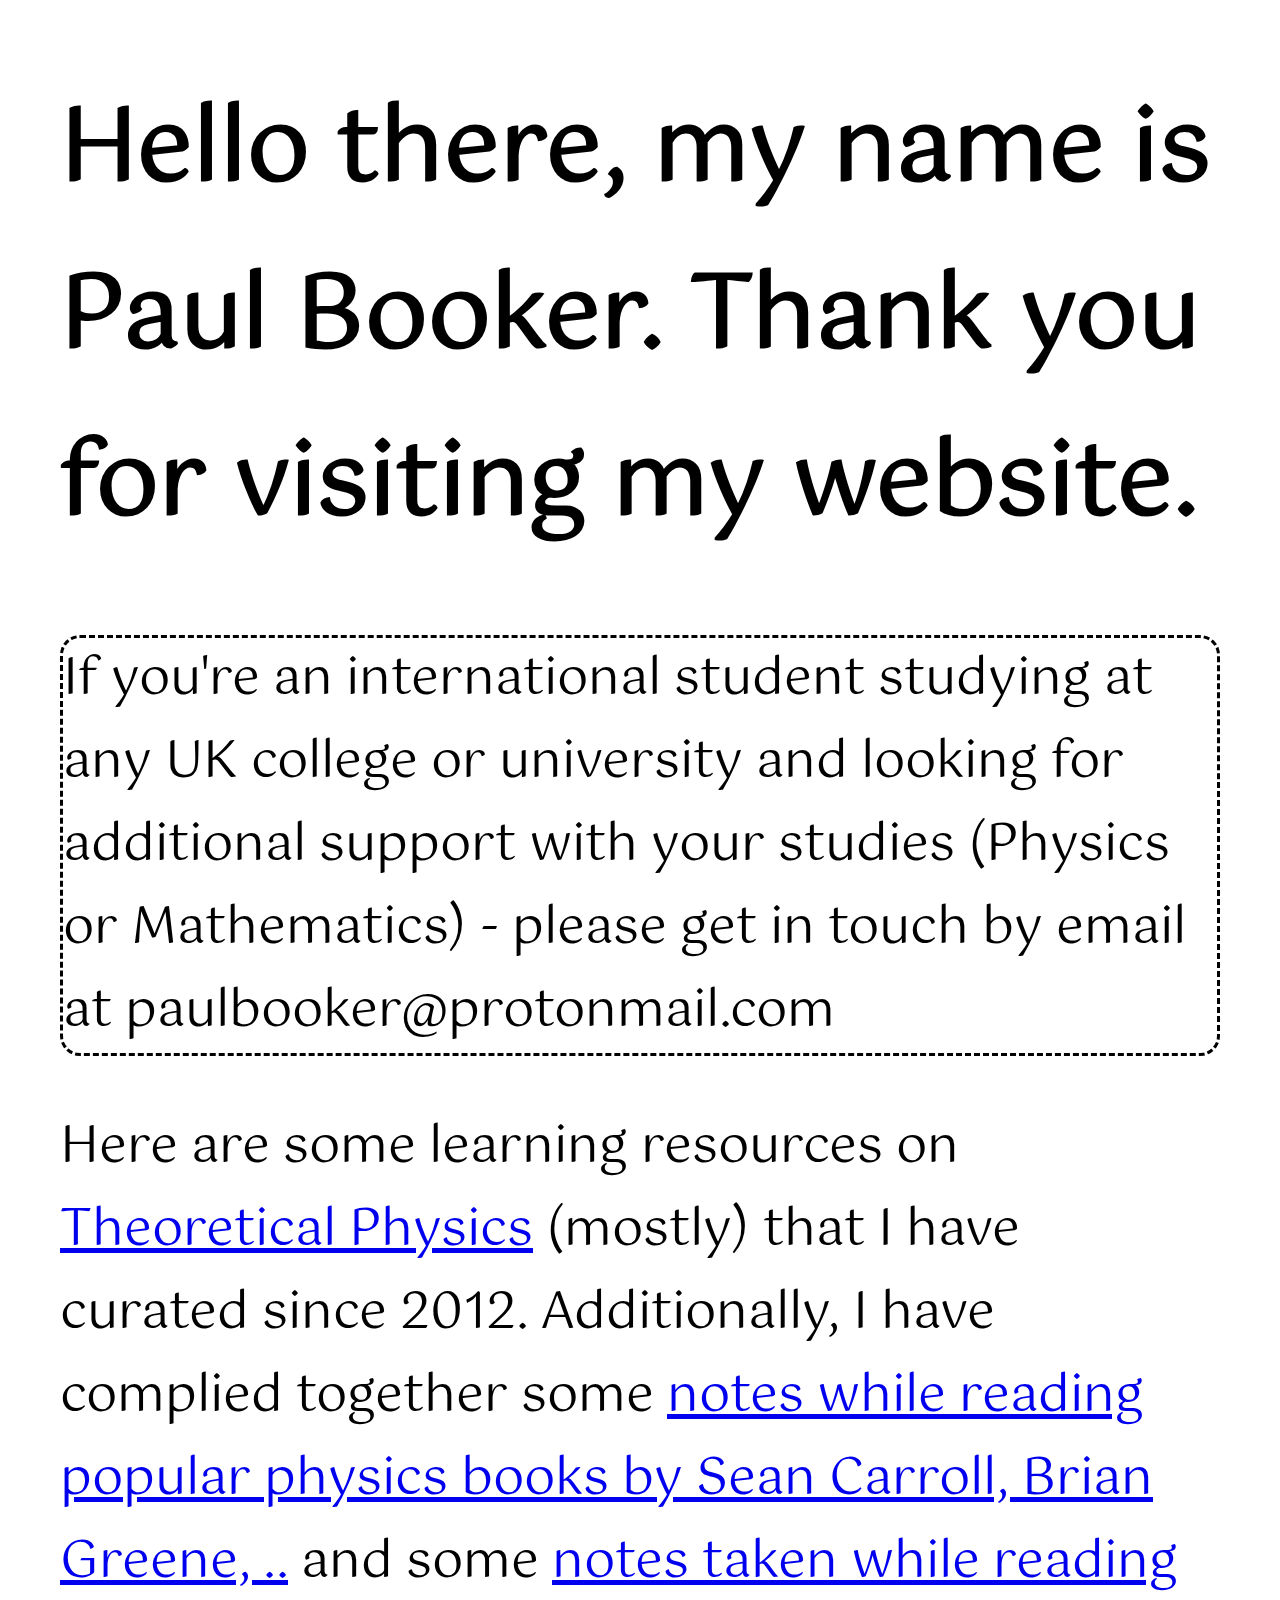
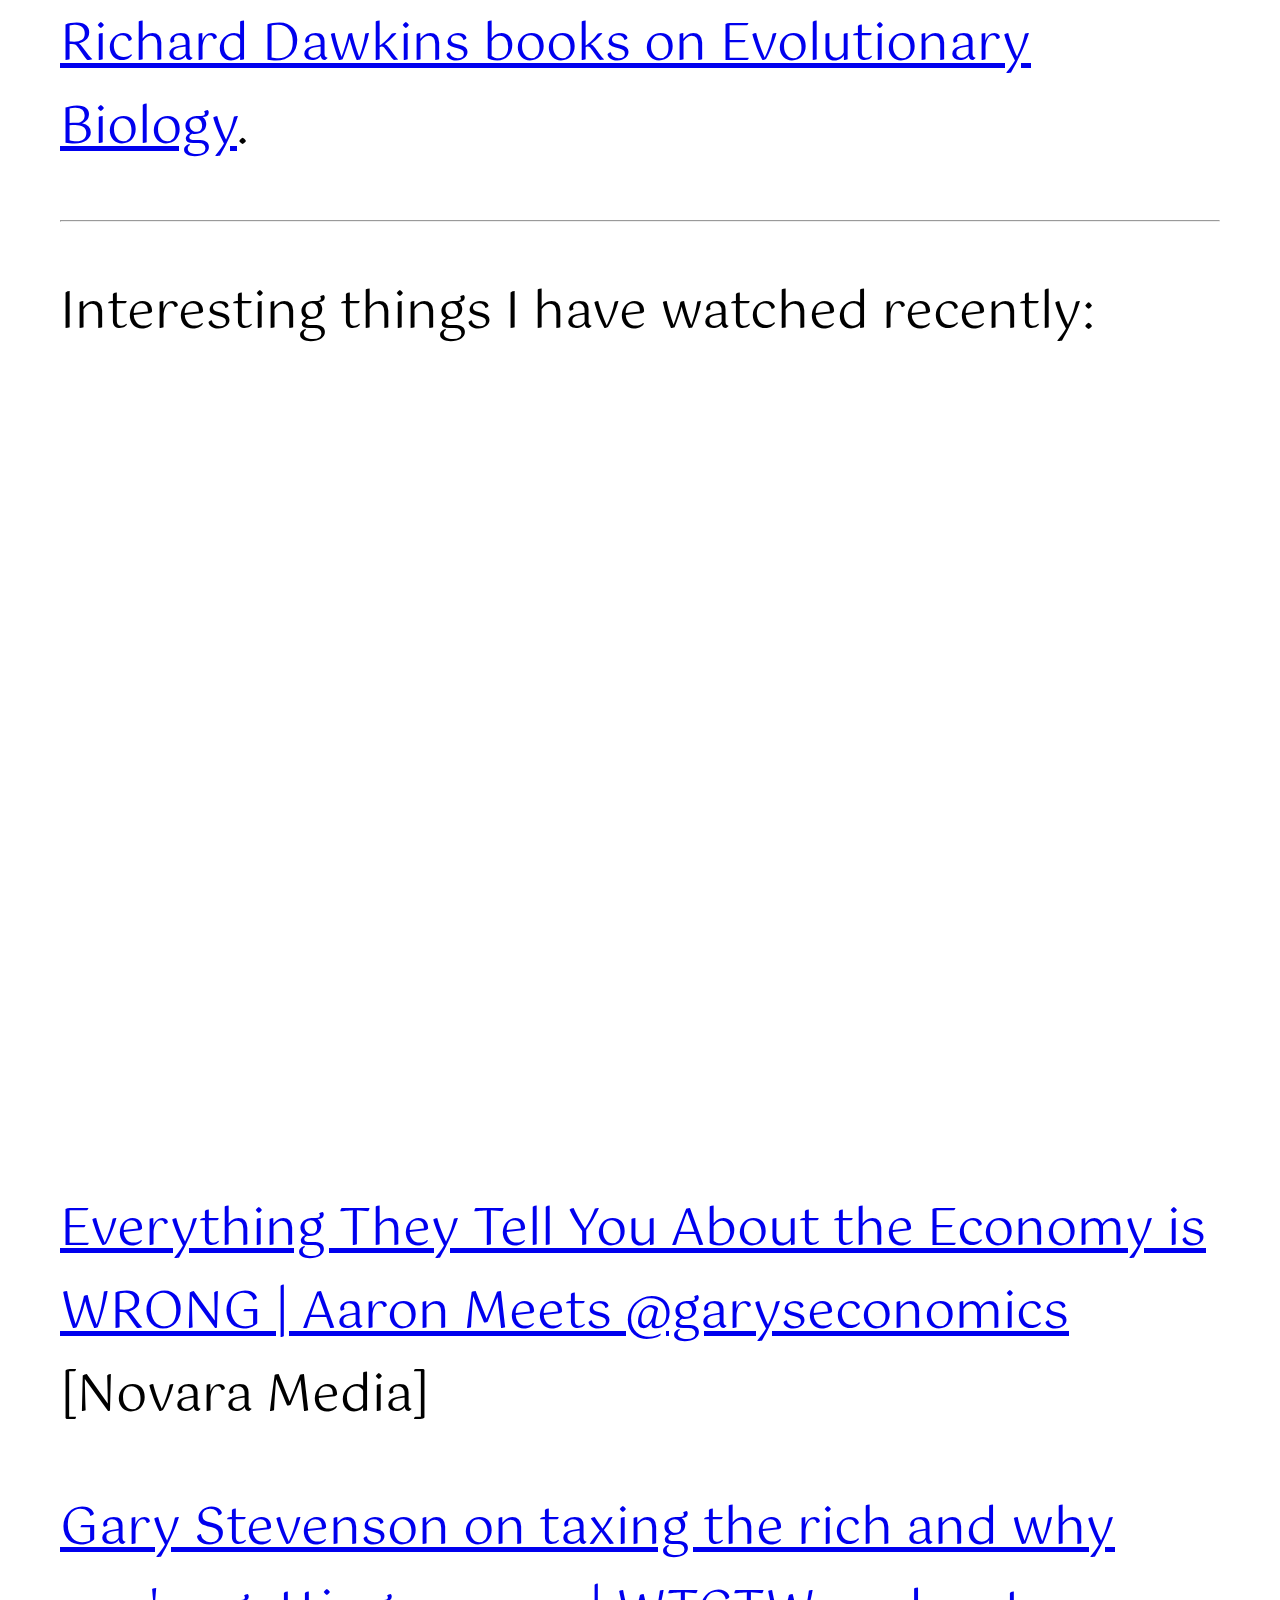
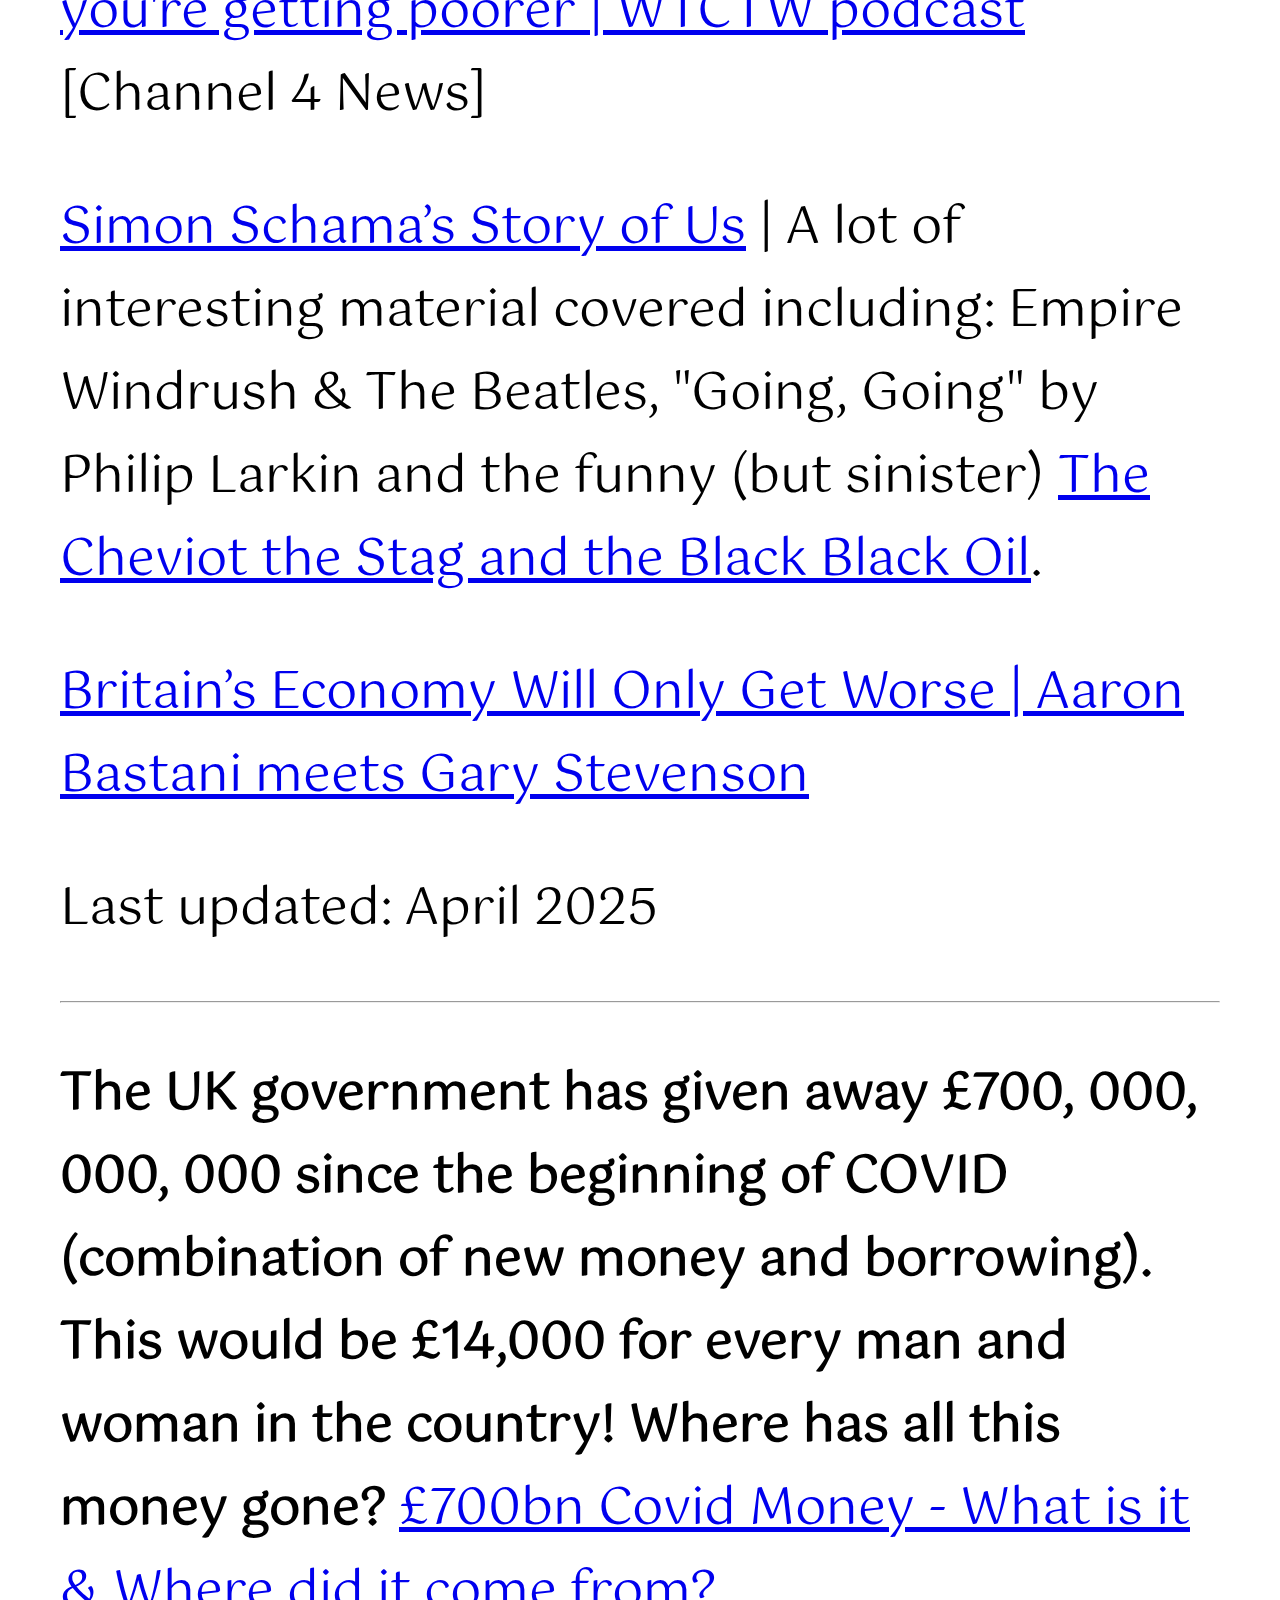
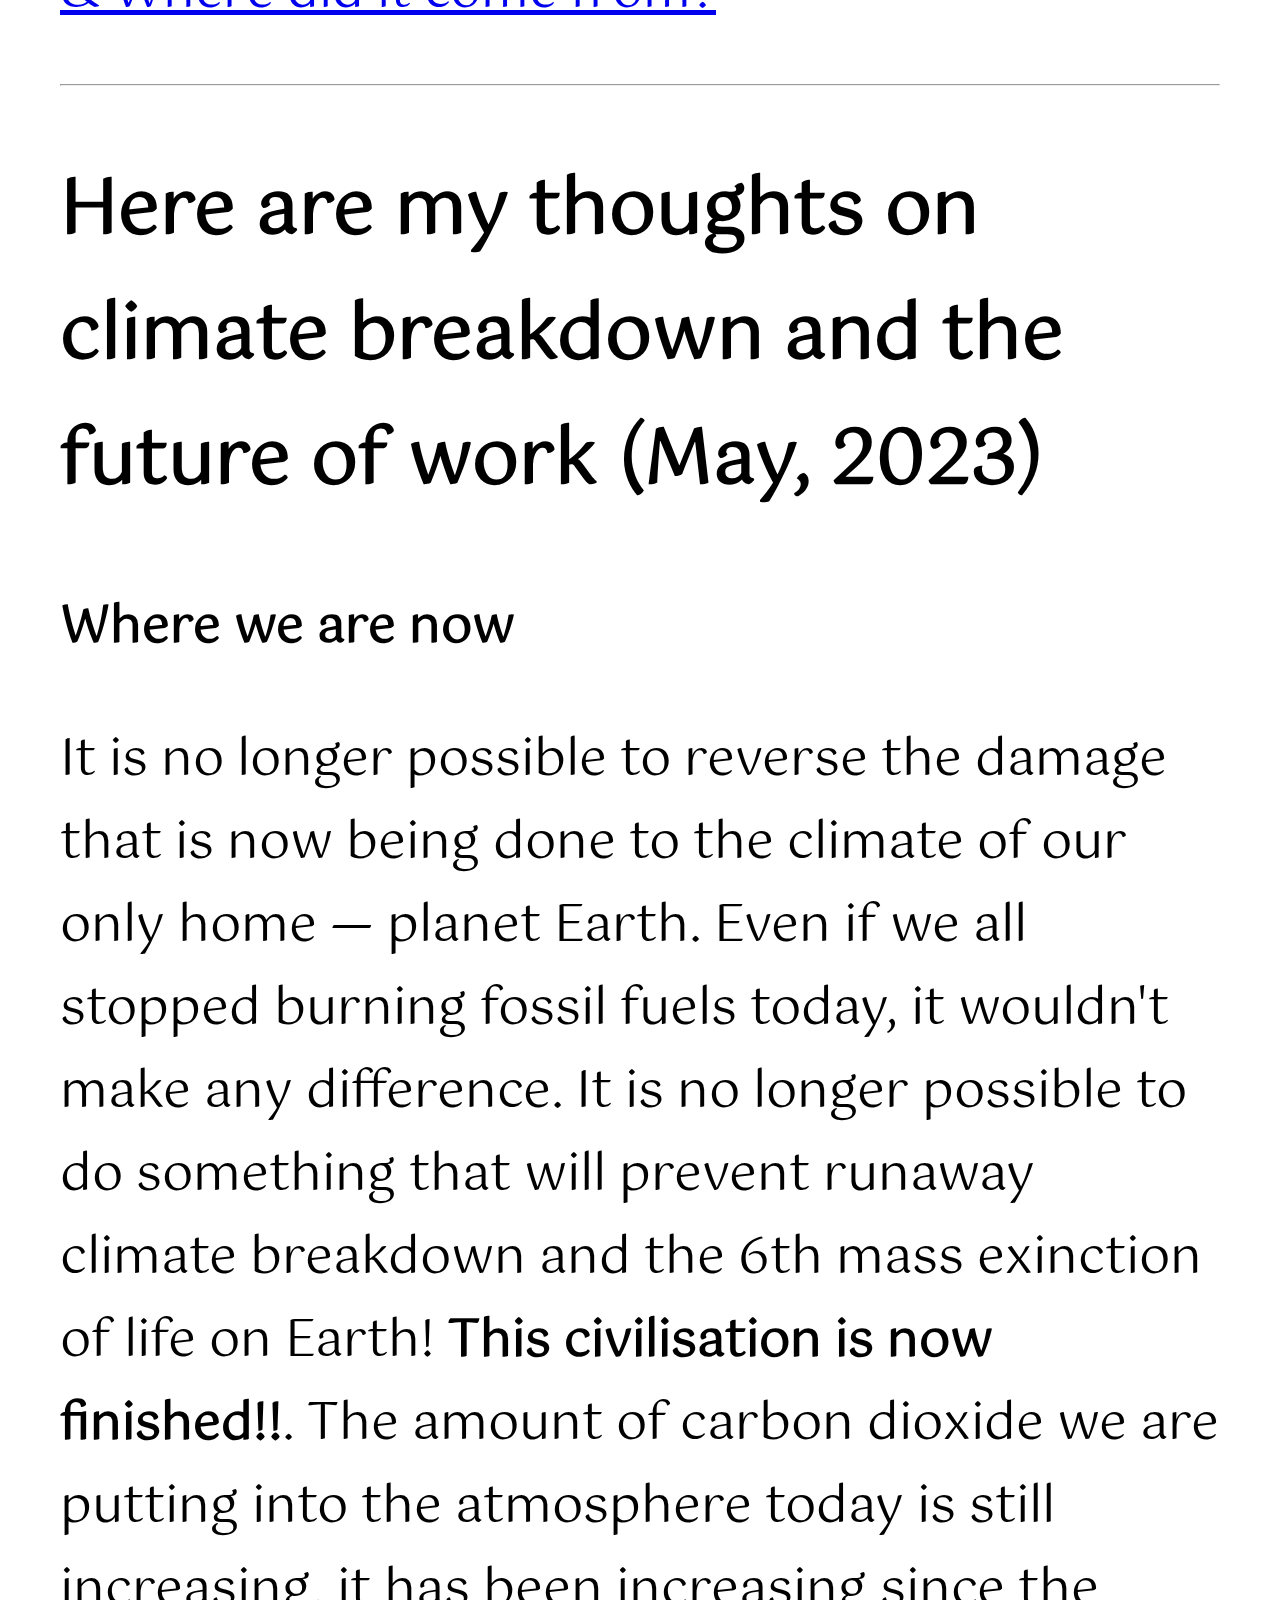
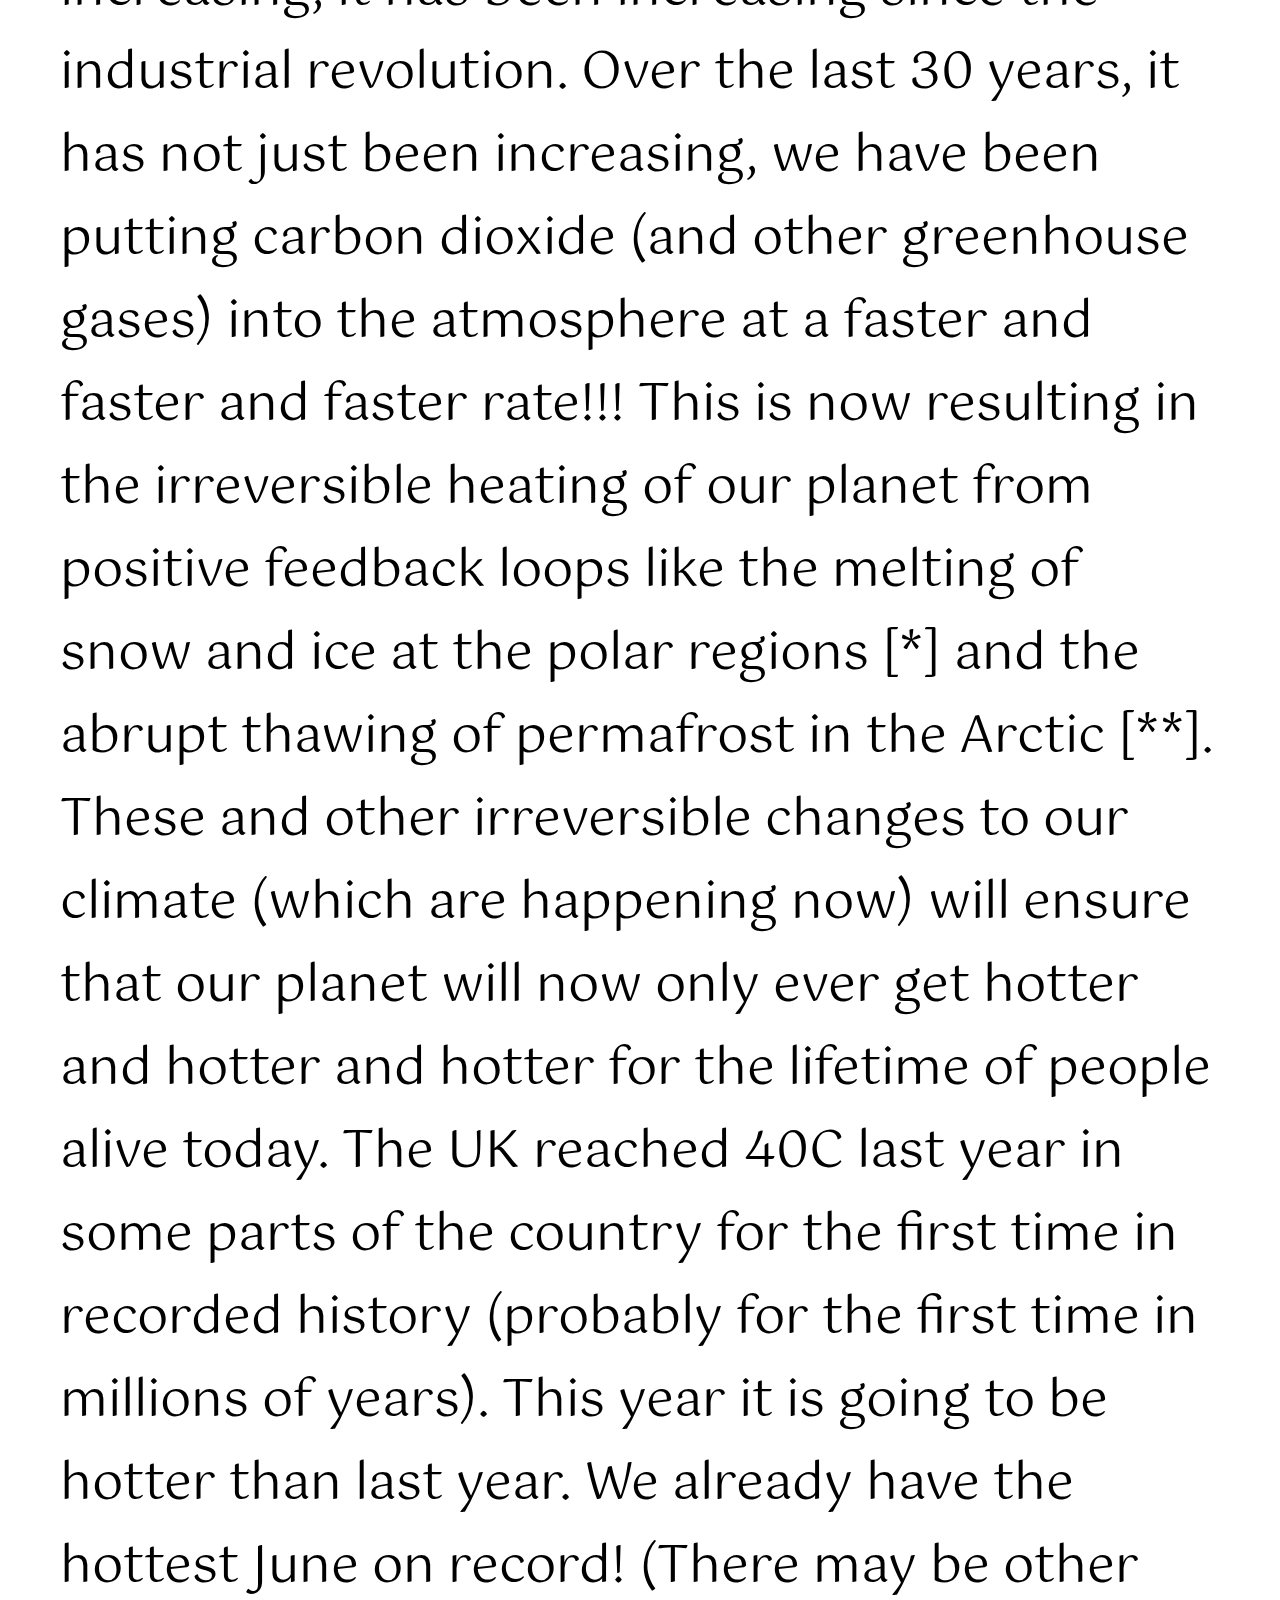
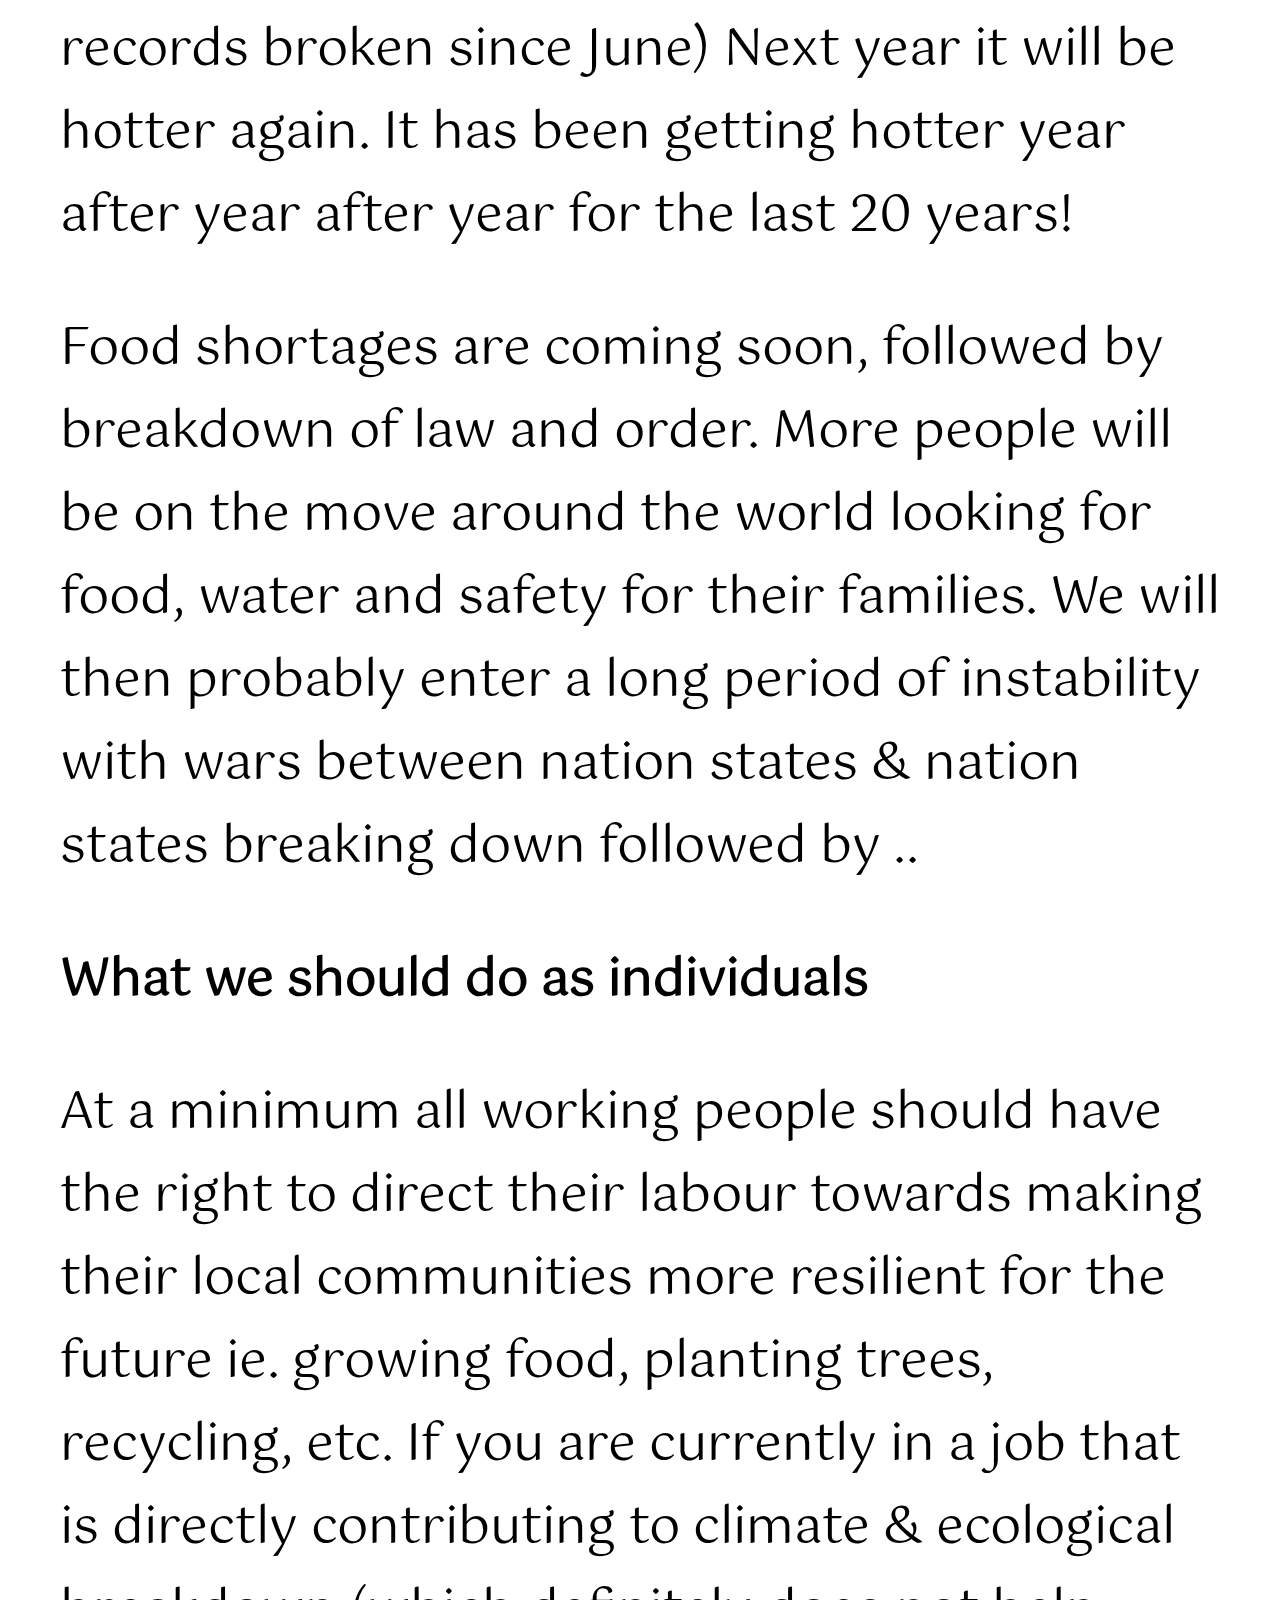
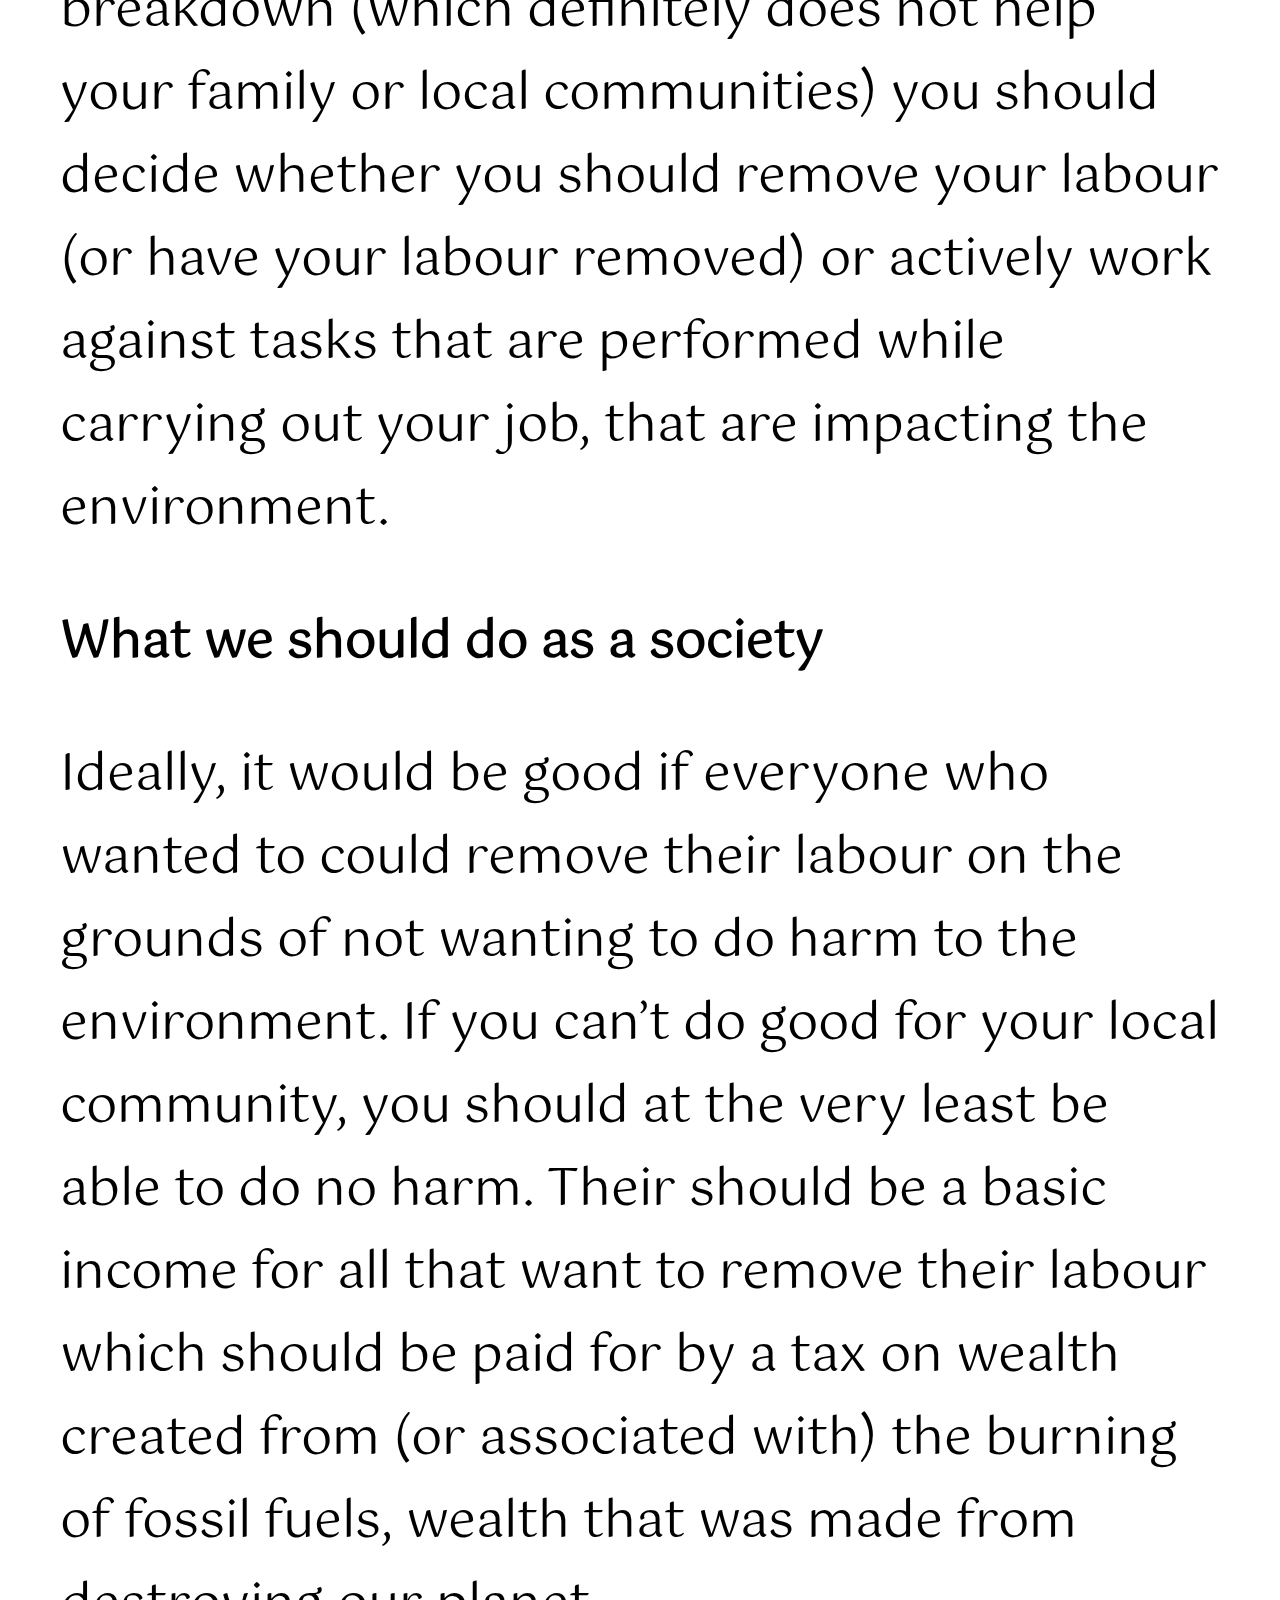
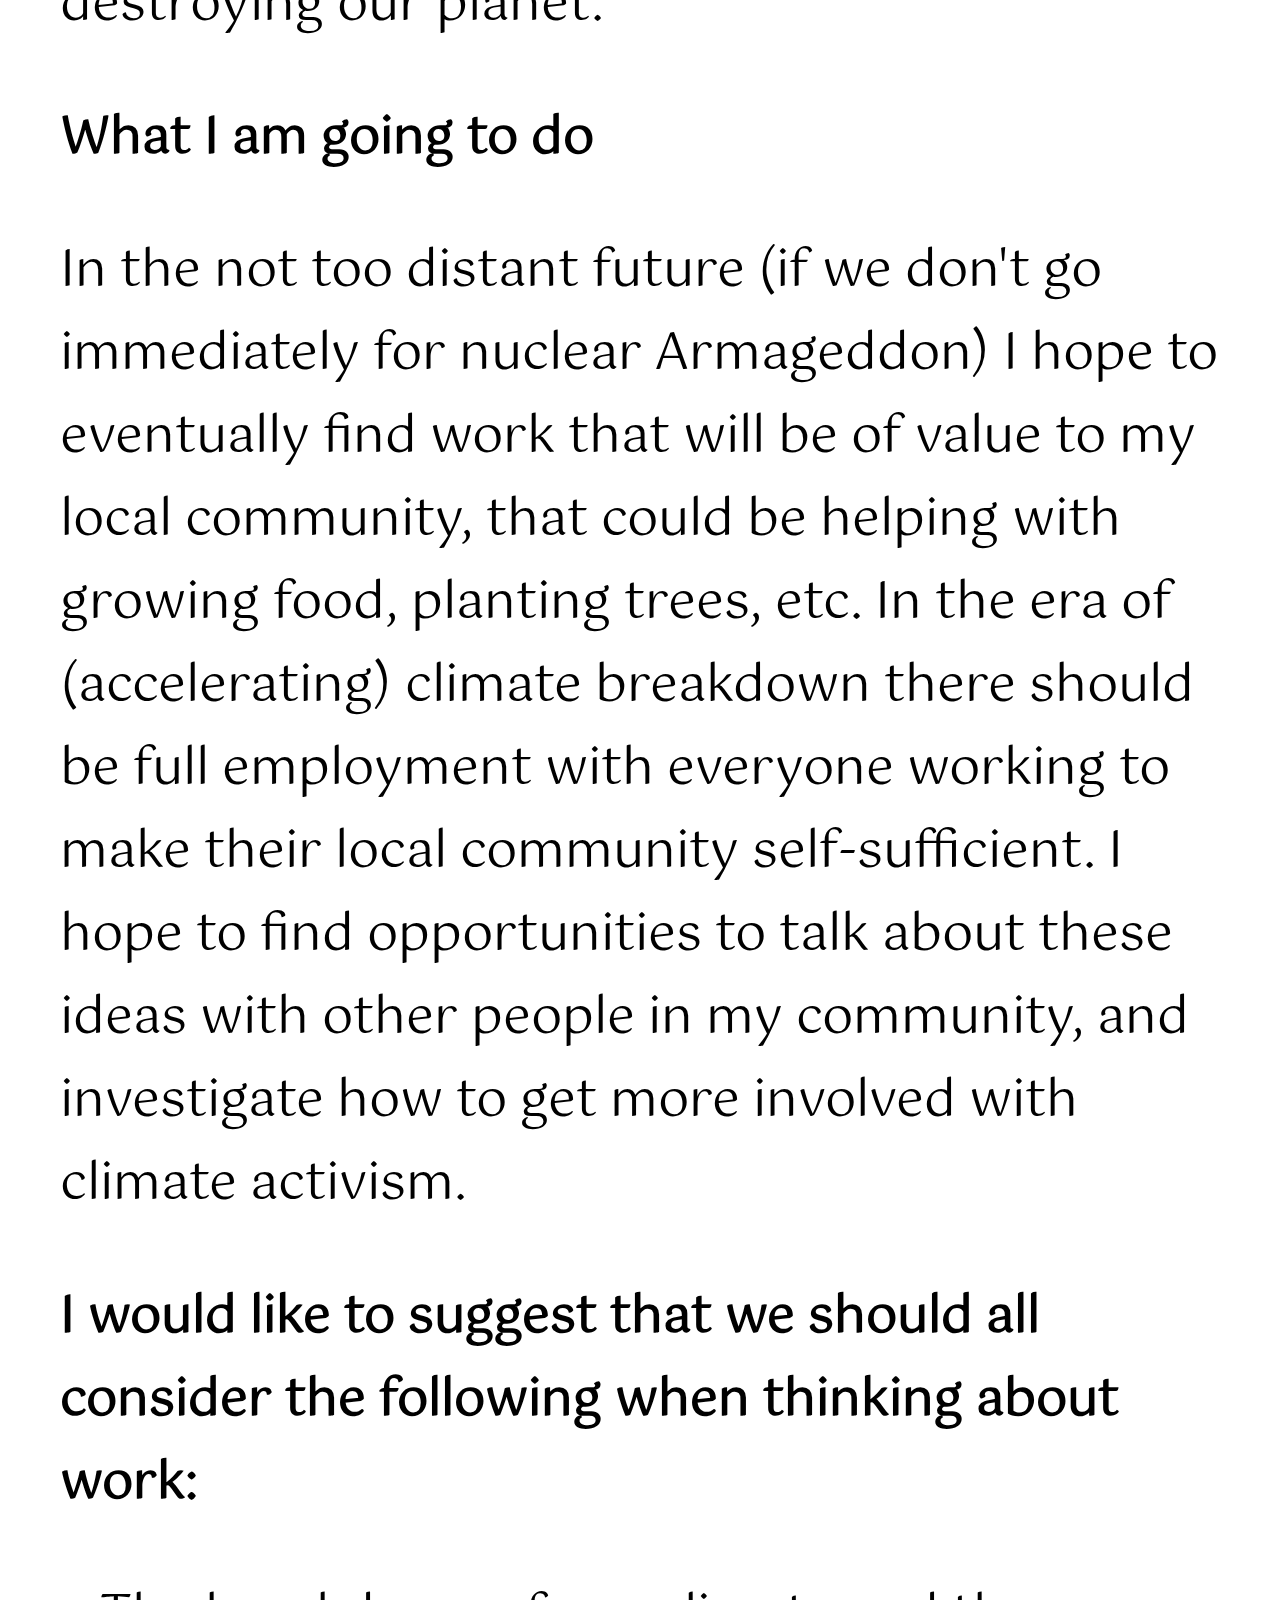
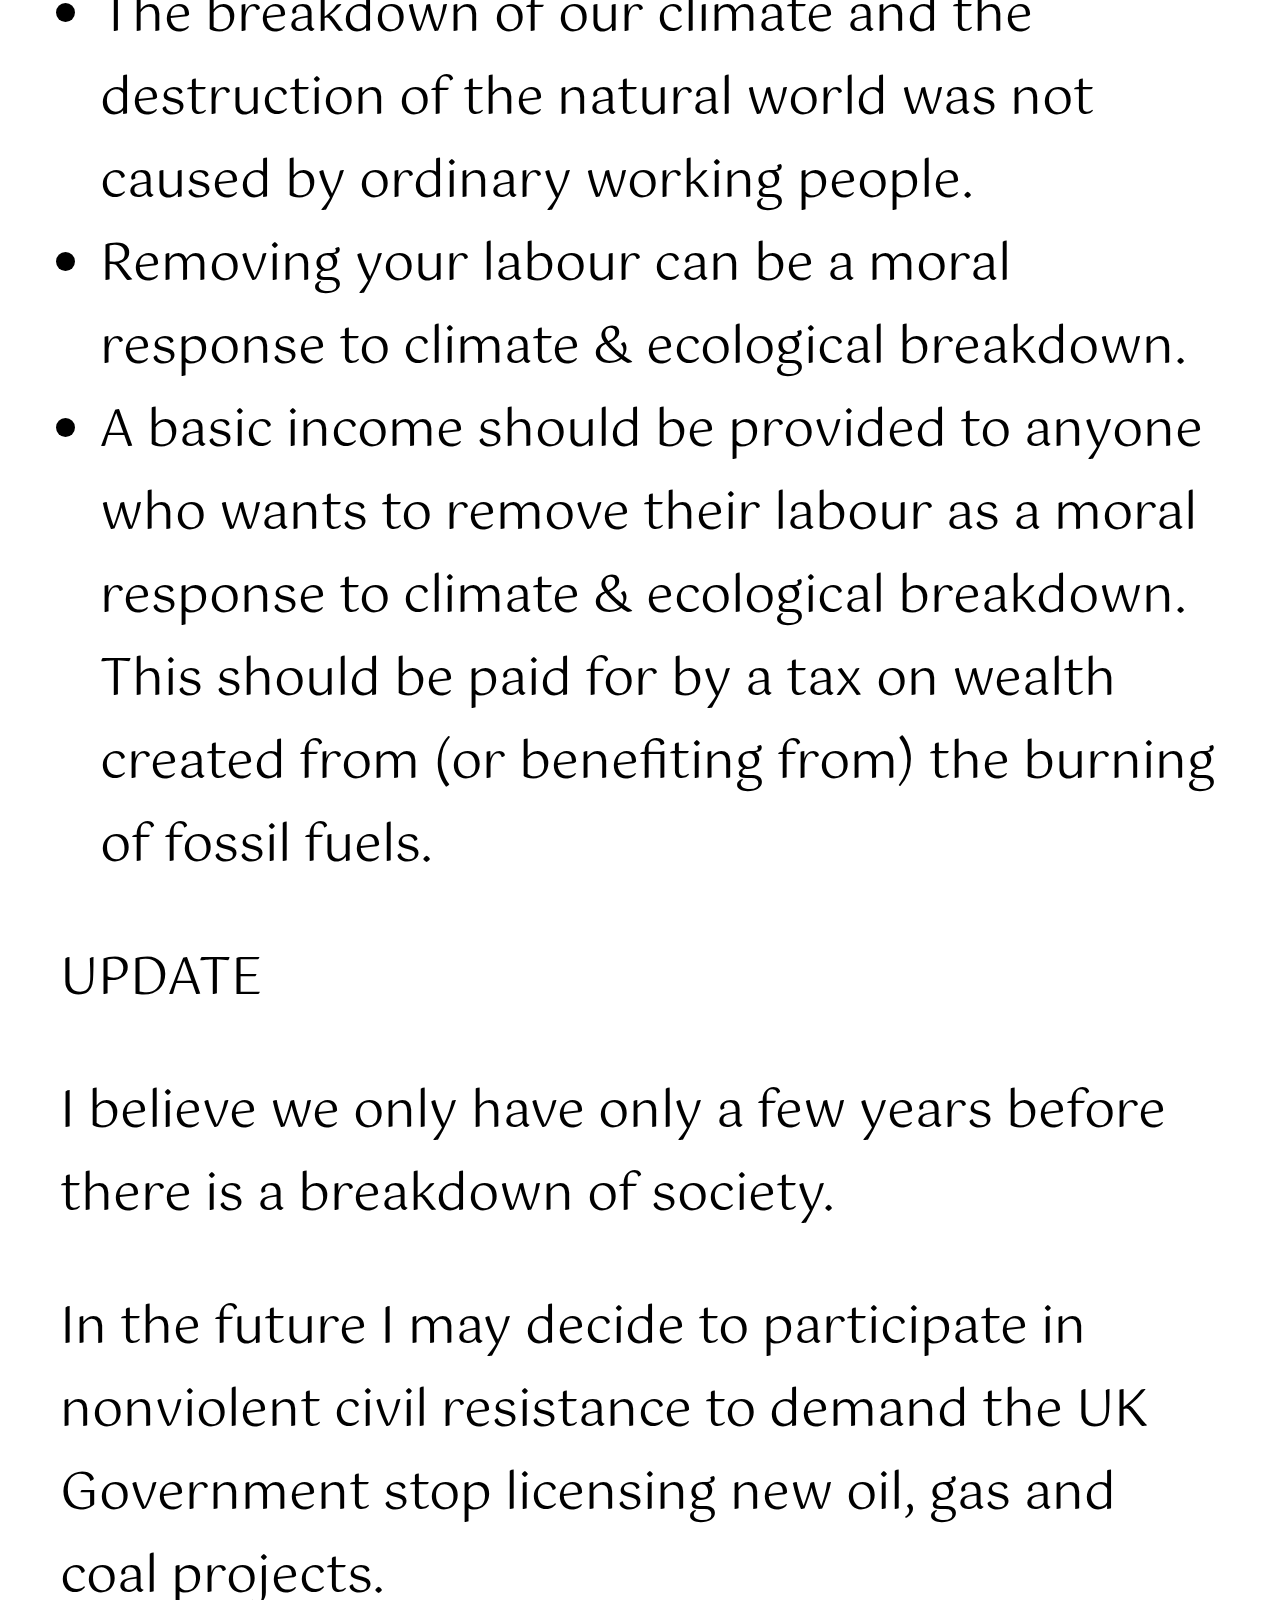
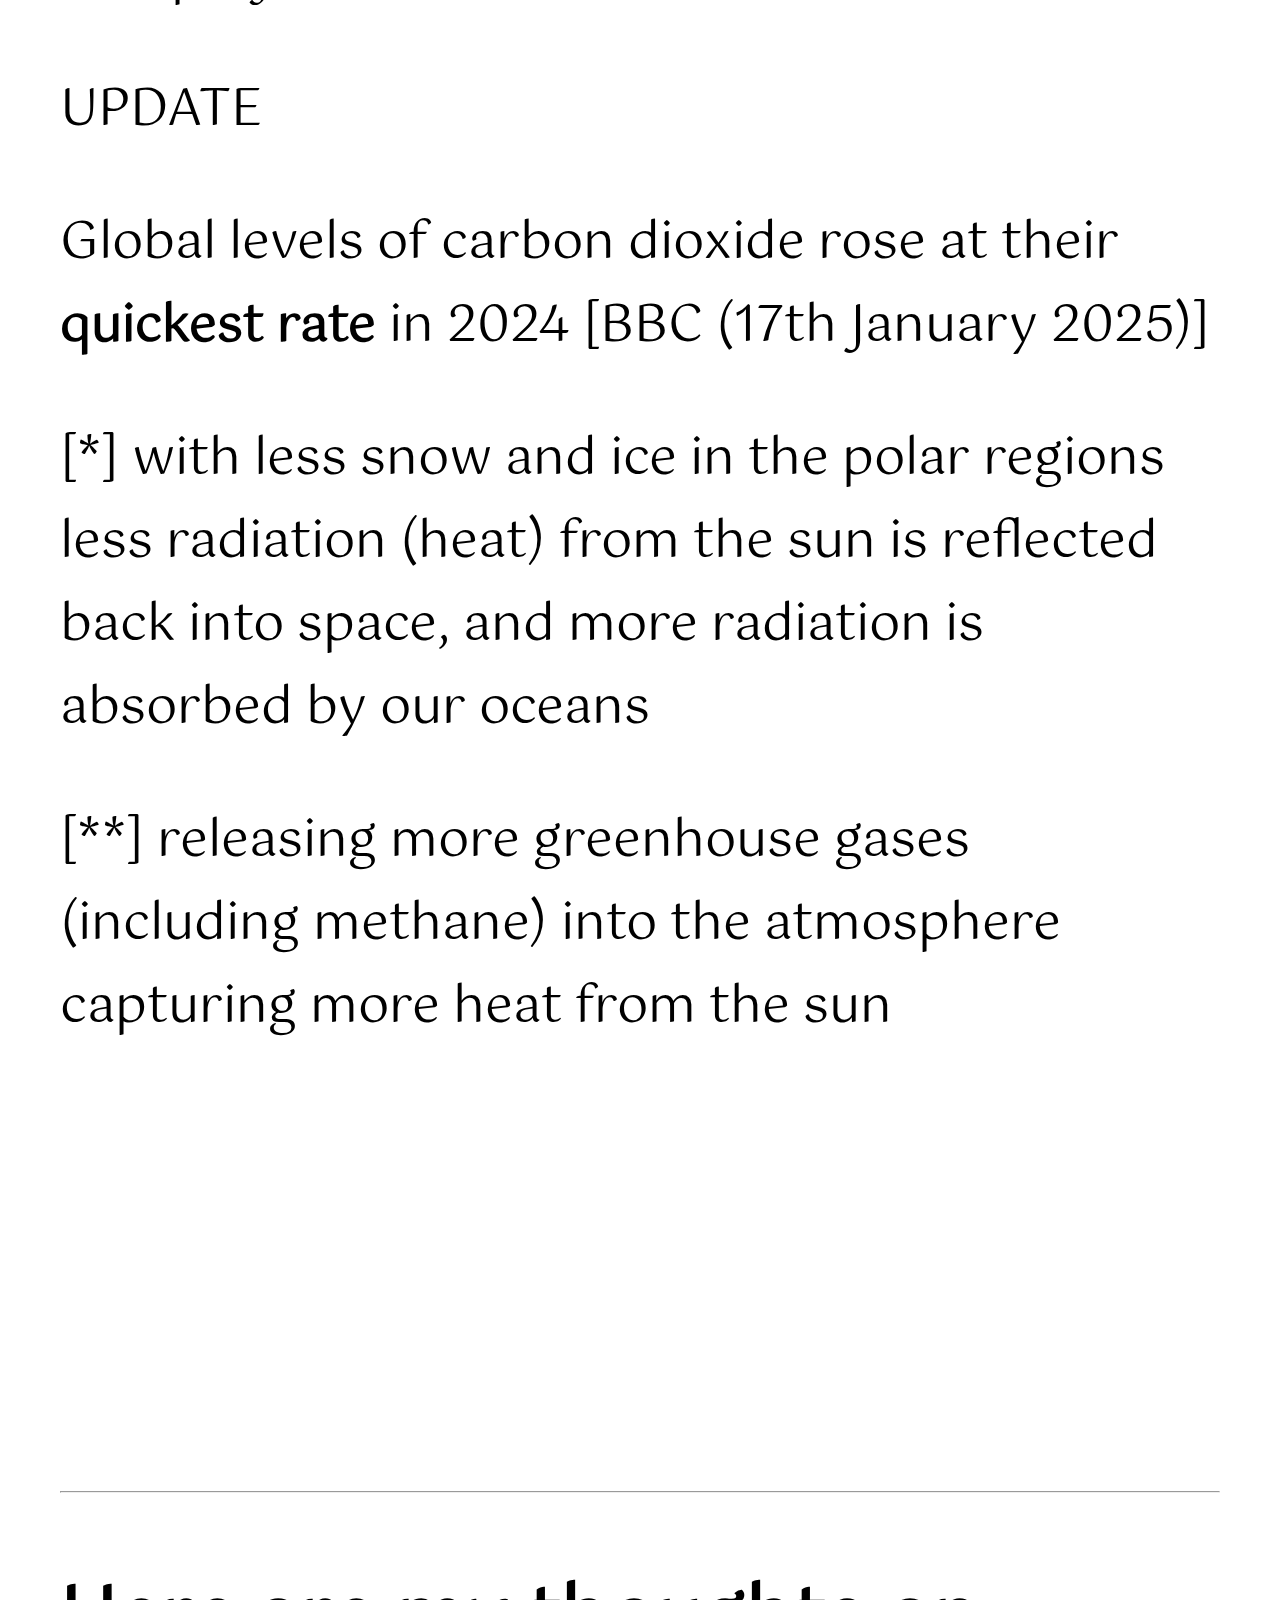
<file: index.html>
<!DOCTYPE HTML>
<html lang="en" dir="ltr">
	<head>
		<title>Hello there, my name is Paul Booker. Thank you for visiting my website.</title>
		<meta charset="utf-8" />
		<meta name="viewport" content="width=device-width, initial-scale=1" />
		<link rel="canonical" href="https://www.paulbooker.co.uk" />
		<link rel="preconnect" href="https://fonts.gstatic.com">
		<link href="https://fonts.googleapis.com/css2?family=Gotu&display=swap" rel="stylesheet">
		<link rel="stylesheet" href="main.css">
	</head>
	<body>

		<h1>Hello there, my name is Paul Booker. Thank you for visiting my website.</h1>
			
		<div>
			<p class="work">If you're an international student studying at any UK college or university and looking for additional support with your studies (Physics or Mathematics) - please get in touch by email at paulbooker@protonmail.com</p>
			</hr>
			<p>Here are some learning resources on <a href="/theoretical-physics/">Theoretical Physics</a> (mostly) that I have curated since 2012. Additionally, I have complied together some <a href="https://drive.proton.me/urls/PRFX8XJ4FR#6NRS60PchFgK" target="_blank"> notes while reading popular physics books by Sean Carroll, Brian Greene, ..</a> and some <a href="https://drive.proton.me/urls/33PDKE6VF4#rnZp2ndBy1Vp" target="_blank">notes taken while reading Richard Dawkins books on Evolutionary Biology</a>.</p>
			<hr/>
			<p>Interesting things I have watched recently:</p>
			<p><iframe width="560" height="315" src="https://www.youtube.com/embed/fgyFo0Q5qAc?si=iBZXP0MwdxKRv87B" title="YouTube video player" frameborder="0" allow="accelerometer; autoplay; clipboard-write; encrypted-media; gyroscope; picture-in-picture; web-share" referrerpolicy="strict-origin-when-cross-origin" allowfullscreen></iframe></p>
			<p><iframe width="560" height="315" src="https://www.youtube.com/embed/pUKaB4P5Qns?si=KQCpdVhR643PLnfr" title="YouTube video player" frameborder="0" allow="accelerometer; autoplay; clipboard-write; encrypted-media; gyroscope; picture-in-picture; web-share" referrerpolicy="strict-origin-when-cross-origin" allowfullscreen></iframe></p>
			<p><a href="https://www.youtube.com/watch?v=XtwbdeFLyyA" target="_blank">Everything They Tell You About the Economy is WRONG | Aaron Meets @garyseconomics</a> [Novara Media]</p>
			<p><a href="https://www.youtube.com/watch?v=0quhLtBXijM&list=WL">Gary Stevenson on taxing the rich and why you're getting poorer | WTCTW podcast</a> [Channel 4 News]</p>
			<p><a href="https://www.bbc.co.uk/iplayer/episodes/m0026rgz/simon-schamas-story-of-us" target="_blank">Simon Schama’s Story of Us</a> | A lot of interesting material covered including: Empire Windrush & The Beatles, "Going, Going" by Philip Larkin and the funny (but sinister) <a href="https://www.youtube.com/watch?v=CBh8Yp9rIGg" target="_blank">The Cheviot the Stag and the Black Black Oil</a>.</p>
			<p><a href="https://www.youtube.com/watch?v=-o2REr4bs8A" target="_blank">Britain’s Economy Will Only Get Worse | Aaron Bastani meets Gary Stevenson</a></p>
			<p>Last updated: April 2025</p>	
		</div>
		<hr/>
		<div>
			<p><b>The UK government has given away £700, 000, 000, 000 since the beginning of COVID (combination of new money and borrowing). This would be £14,000 for every man and woman in the country! Where has all this money gone?</b> <a href="https://www.youtube.com/watch?v=u1RqztaTgTI" target="_blank">£700bn Covid Money - What is it & Where did it come from?</a></p>
		</div>
		<hr/>
		<div id="climate-breakdown-and-the-future-of-work">
  			<h2>Here are my thoughts on climate breakdown and the future of work (May, 2023)</h2>
			<p><b>Where we are now</b></p>
			<p>It is no longer possible to reverse the damage that is now being done to the climate of our only home — planet Earth. Even if we all stopped burning fossil fuels today, it wouldn't make any difference. It is no longer possible to do something that will prevent runaway climate breakdown and the 6th mass exinction of life on Earth! <b>This civilisation is now finished!!</b>. The amount of carbon dioxide we are putting into the atmosphere today is still increasing, it has been increasing since the industrial revolution. Over the last 30 years, it has not just been increasing, we have been putting carbon dioxide (and other greenhouse gases) into the atmosphere at a faster and faster and faster rate!!! This is now resulting in the irreversible heating of our planet from positive feedback loops like the melting of snow and ice at the polar regions [*] and the abrupt thawing of permafrost in the Arctic [**]. These and other irreversible changes to our climate (which are happening now) will ensure that our planet will now only ever get hotter and hotter and hotter for the lifetime of people alive today. The UK reached 40C last year in some parts of the country for the first time in recorded history (probably for the first time in millions of years). This year it is going to be hotter than last year. We already have the hottest June on record! (There may be other records broken since June) Next year it will be hotter again. It has been getting hotter year after year after year for the last 20 years!</p>
			<p>Food shortages are coming soon, followed by breakdown of law and order. More people will be on the move around the world looking for food, water and safety for their families.  We will then probably enter a long period of instability with wars between nation states & nation states breaking down followed by ..</p>
			<p><b>What we should do as individuals</b></p>
			<p>At a minimum all working people should have the right to direct their labour towards making their local communities more resilient for the future ie. growing food, planting trees, recycling, etc. If you are currently in a job that is directly contributing to climate & ecological breakdown (which definitely does not help your family or local communities) you should decide whether you should remove your labour (or have your labour removed) or actively work against tasks that are performed while carrying out your job, that are impacting the environment.</p>
			<p><b>What we should do as a society</b></p>
			<p>Ideally, it would be good if everyone who wanted to could remove their labour on the grounds of not wanting to do harm to the environment.  If you can’t do good for your local community, you should at the very least be able to do no harm.  Their should be a basic income for all that want to remove their labour which should be paid for by a tax on wealth created from (or associated with) the burning of fossil fuels, wealth that was made from destroying our planet.</p>
			<p><b>What I am going to do</b></p>
			<p>In the not too distant future (if we don't go immediately for nuclear Armageddon) I hope to eventually find work that will be of value to my local community, that could be helping with growing food, planting trees, etc. In the era of (accelerating) climate breakdown there should be full employment with everyone working to make their local community self-sufficient. I hope to find opportunities to talk about these ideas with other people in my community, and investigate how to get more involved with climate activism.</p>
			<p><b>I would like to suggest that we should all consider the following when thinking about work:</b></p>
			<ul>
				<li>The breakdown of our climate and the destruction of the natural world was not caused by ordinary working people.</li>
				<li>Removing your labour can be a moral response to climate & ecological breakdown.</li>
				<li>A basic income should be provided to anyone who wants to remove their labour as a moral response to climate & ecological breakdown. This should be paid for by a tax on wealth created from (or benefiting from) the burning of fossil fuels.</li>
			</ul>

			<p>UPDATE</p>
			<p>I believe we only have only a few years before there is a breakdown of society.</p>
			<p>In the future I may decide to participate in nonviolent civil resistance to demand the UK Government stop licensing new oil, gas and coal projects.</p>
			
			<p>UPDATE<p/>
			<p>Global levels of carbon dioxide rose at their <b>quickest rate</b> in 2024 [BBC (17th January 2025)]</p>
			<p>[*] with less snow and ice in the polar regions less radiation (heat) from the sun is reflected back into space, and more radiation is absorbed by our oceans</p>
			<p>[**] releasing more greenhouse gases (including methane) into the atmosphere capturing more heat from the sun</p>
			<p><iframe width="560" height="315" src="https://www.youtube.com/embed/dxp1h6AuLU4?si=4TMNe1HJ-I8uxDUC" title="YouTube video player" frameborder="0" allow="accelerometer; autoplay; clipboard-write; encrypted-media; gyroscope; picture-in-picture; web-share" referrerpolicy="strict-origin-when-cross-origin" allowfullscreen></iframe></p>
		</div>
		<hr/>
		<div id="raising-taxes-for-public-services">
			<h2>Here are my thoughts on raising taxes (money) for public services. [2nd draft]</h2>
			<p>The way we should raise money for public spending is first to determine what public services we need and then to raise the money for these services through taxes where citizens with the most wealth contribute the most (on a sliding scale). We should not decide how much taxes should be raised and then decide how to spend the money as we would always raise too little money and then have to waste a lot of time and energy deciding how to spend the money, or who gets the money.</p>
			<p>The next thing to consider is that money is a convenient fiction that we have created. <b>Money is not "real"</b>. You are real. Your family are real. Your community is real. Our planet Earth and everything living on this planet is real. <b>Money is not real</b>. When we say we want to raise money to fund all of the public services that we need, all we are really saying is that we want to organise our society so that power and resources are distributed so that all of the public services that we need are provided. When Hitler was invading Europe our country didn't say we can't resist Hitler because we don't have the money. We just decided as a country to resist, and reorganised our industries and priorities so that the nations resources were directed to the singular aim of resisting. After the war our country didn't say we can't rebuild because we don't have the money. We just decided as a country to rebuild. We could do the same for managing our public services, transitioning away from fossil fuels, etc.</p>
			<p>In this way of thinking there is still room for individuals to acquire power and resources, it is just that personal wealth cannot be acquired to the detriment of anyone and everyone.</p>
			<p>Money is not subject to immutable physical laws like gravity it is just an elaborate game we have created subject to arbitrary rules that people can change. It is just a game. A game of power and resources.</p>
			<p>When talking about our public services we need to stop talking about money and talk about power & resources. We can build a society with all the public services we need, there is nothing stopping us, certainly not money!</p>
		</div>
		<hr/>
		<div id="falling-living-standards-rising-wealth-inequality-and-migration">
			<h2>Here are my thoughts on why falling living standards is everything to do with rising wealth inequality and nothing to do with migration. [1st draft]</h2>
			<p>..</p>
		</div>
		<hr/>
		<div>
			<p><b>Another urgent existential problem for society is the emergence and deployment of more advanced AI systems</b>: <a href="https://righttowarn.ai/" target="_blank">A Right to Warn about Advanced Artificial Intelligence | <a href="https://www.youtube.com/watch?v=haCv_Wi2eEI&list=WL&index=53" target="_blank">Former OpenAI Engineer William Saunders on Silence, Safety, and the Right to Warn</a> | <a href="https://www.youtube.com/watch?v=xoVJKj8lcNQ" target="_blank">The A.I Dilemma</a></p>


		</div>
		<hr/>
		<div>
			<p>02- The Desire to Exceed One's Programme</p>
			<audio controls>
  			<source src="https://ia601305.us.archive.org/25/items/twenty-four_hours_a_day_librivox/live_on_24_hours_02_bennett_64kb.mp3" type="audio/mpeg">
  			Your browser does not support the audio tag.
			</audio>
			<p><a href="https://librivox.org/how-to-live-on-twenty-four-hours-a-day-by-arnold-bennett/" target="_blank">How to Live on Twenty-Four Hours a Day, Arnold Bennett (1867 - 1931)</a></p>
			 	
		</div>
		<div>
                        <p>Thinking for Oneself, Arthur Schopenhauer (1788-1860)</p>
                        <audio controls>
                        <source src="https://listentogenius.com/recordings/ThinkingForOneself.mp3" type="audio/mpeg">
                        Your browser does not support the audio tag.
                        </audio>
                
                </div> 
                <div>
                        <p>Kalama Sutta, Read by Sangharakshita</p>
                        <audio controls>
                        <source src="https://www.freebuddhistaudio.com/talks/mp3/S01%20Readings%20from%20the%20Pali%20Canon/02%20Kalama%20Sutta.mp3" type="audio/mpeg">
                        Your browser does not support the audio tag.
                        </audio>
			<p><a href="https://www.freebuddhistaudio.com/talks/details?num=S01&c=r" target="_blank">Readings from the Pali Canon, Sangharakshita (2000)</a></p>                
                </div>
	</body>
</html>
</file>
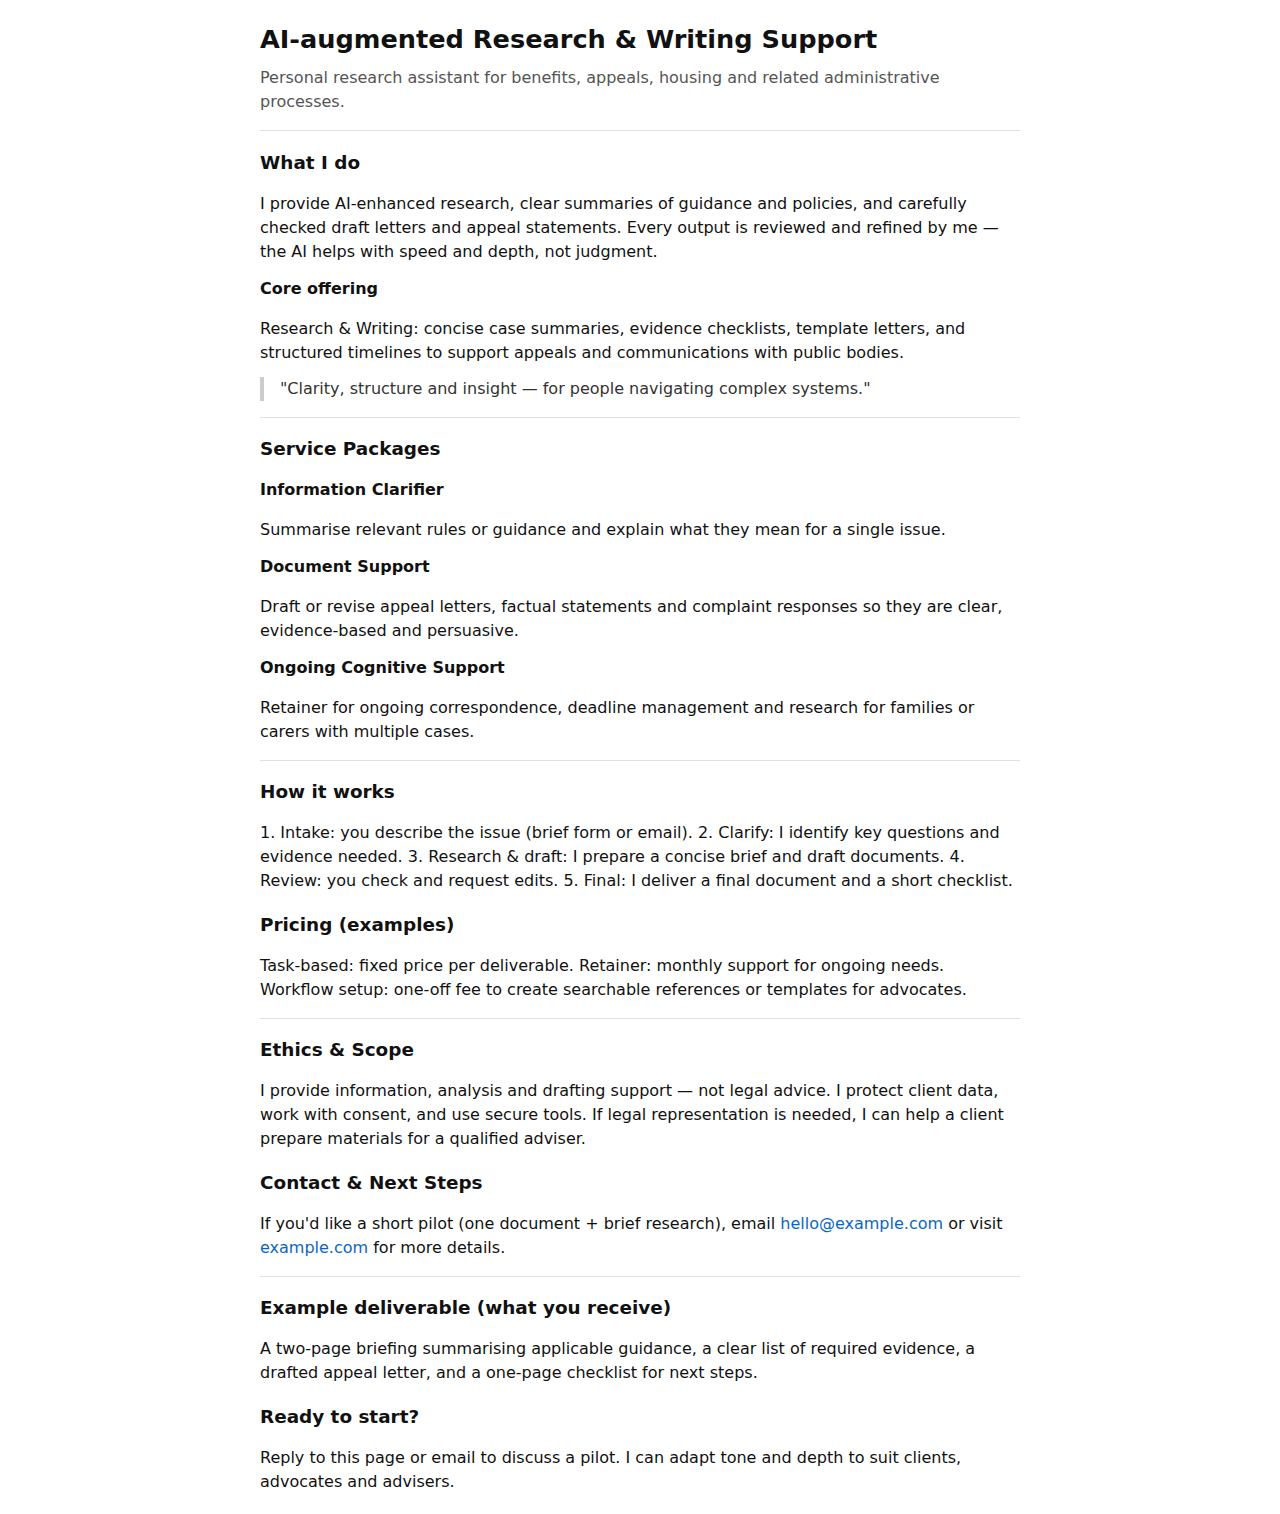
<file: AI-augmented-research- assistant/index.html>
<!doctype html>
<html lang="en">
<head>
  <meta charset="utf-8">
  <meta name="viewport" content="width=device-width,initial-scale=1">
  <title>AI-augmented Research Assistant — Cognitive Support for Benefits & Housing</title>
  <style>
    body { font-family: system-ui, -apple-system, 'Segoe UI', Roboto, 'Helvetica Neue', Arial; line-height:1.5; margin:20px; color:#111 }
    div.container { max-width:760px; margin:0 auto; }
    h1 { font-size:1.6rem; margin-bottom:0.2rem }
    h2 { font-size:1.15rem; margin-top:1.1rem }
    h3 { font-size:1rem; margin-top:0.8rem }
    p { margin:0.5rem 0 }
    blockquote { margin:0.75rem 0; padding-left:1rem; border-left:4px solid #ccc; color:#333 }
    hr { border:none; border-top:1px solid #e0e0e0; margin:1rem 0 }
    a { color:#0b66c3; text-decoration:none }
    a:hover { text-decoration:underline }
    .meta { color:#555; font-size:0. ninerem }
  </style>
</head>
<body>
  <div class="container">
    <h1>AI‑augmented Research & Writing Support</h1>
    <p class="meta">Personal research assistant for benefits, appeals, housing and related administrative processes.</p>

    <hr>

    <h2>What I do</h2>
    <p>I provide AI‑enhanced research, clear summaries of guidance and policies, and carefully checked draft letters and appeal statements. Every output is reviewed and refined by me — the AI helps with speed and depth, not judgment.</p>

    <h3>Core offering</h3>
    <p>Research &amp; Writing: concise case summaries, evidence checklists, template letters, and structured timelines to support appeals and communications with public bodies.</p>

    <blockquote>
      <p>"Clarity, structure and insight — for people navigating complex systems."</p>
    </blockquote>

    <hr>

    <h2>Service Packages</h2>
    <h3>Information Clarifier</h3>
    <p>Summarise relevant rules or guidance and explain what they mean for a single issue.</p>

    <h3>Document Support</h3>
    <p>Draft or revise appeal letters, factual statements and complaint responses so they are clear, evidence‑based and persuasive.</p>

    <h3>Ongoing Cognitive Support</h3>
    <p>Retainer for ongoing correspondence, deadline management and research for families or carers with multiple cases.</p>

    <hr>

    <h2>How it works</h2>
    <p>1. Intake: you describe the issue (brief form or email). 2. Clarify: I identify key questions and evidence needed. 3. Research & draft: I prepare a concise brief and draft documents. 4. Review: you check and request edits. 5. Final: I deliver a final document and a short checklist.</p>

    <h2>Pricing (examples)</h2>
    <p>Task-based: fixed price per deliverable. Retainer: monthly support for ongoing needs. Workflow setup: one-off fee to create searchable references or templates for advocates.</p>

    <hr>

    <h2>Ethics & Scope</h2>
    <p>I provide information, analysis and drafting support — not legal advice. I protect client data, work with consent, and use secure tools. If legal representation is needed, I can help a client prepare materials for a qualified adviser.</p>

    <h2>Contact & Next Steps</h2>
    <p>If you'd like a short pilot (one document + brief research), email <a href="mailto:hello@example.com">hello@example.com</a> or visit <a href="https://example.com">example.com</a> for more details.</p>

    <hr>

    <h2>Example deliverable (what you receive)</h2>
    <p>A two‑page briefing summarising applicable guidance, a clear list of required evidence, a drafted appeal letter, and a one‑page checklist for next steps.</p>

    <h2>Ready to start?</h2>
    <p>Reply to this page or email to discuss a pilot. I can adapt tone and depth to suit clients, advocates and advisers.</p>
  </div>
</body>
</html>
</file>
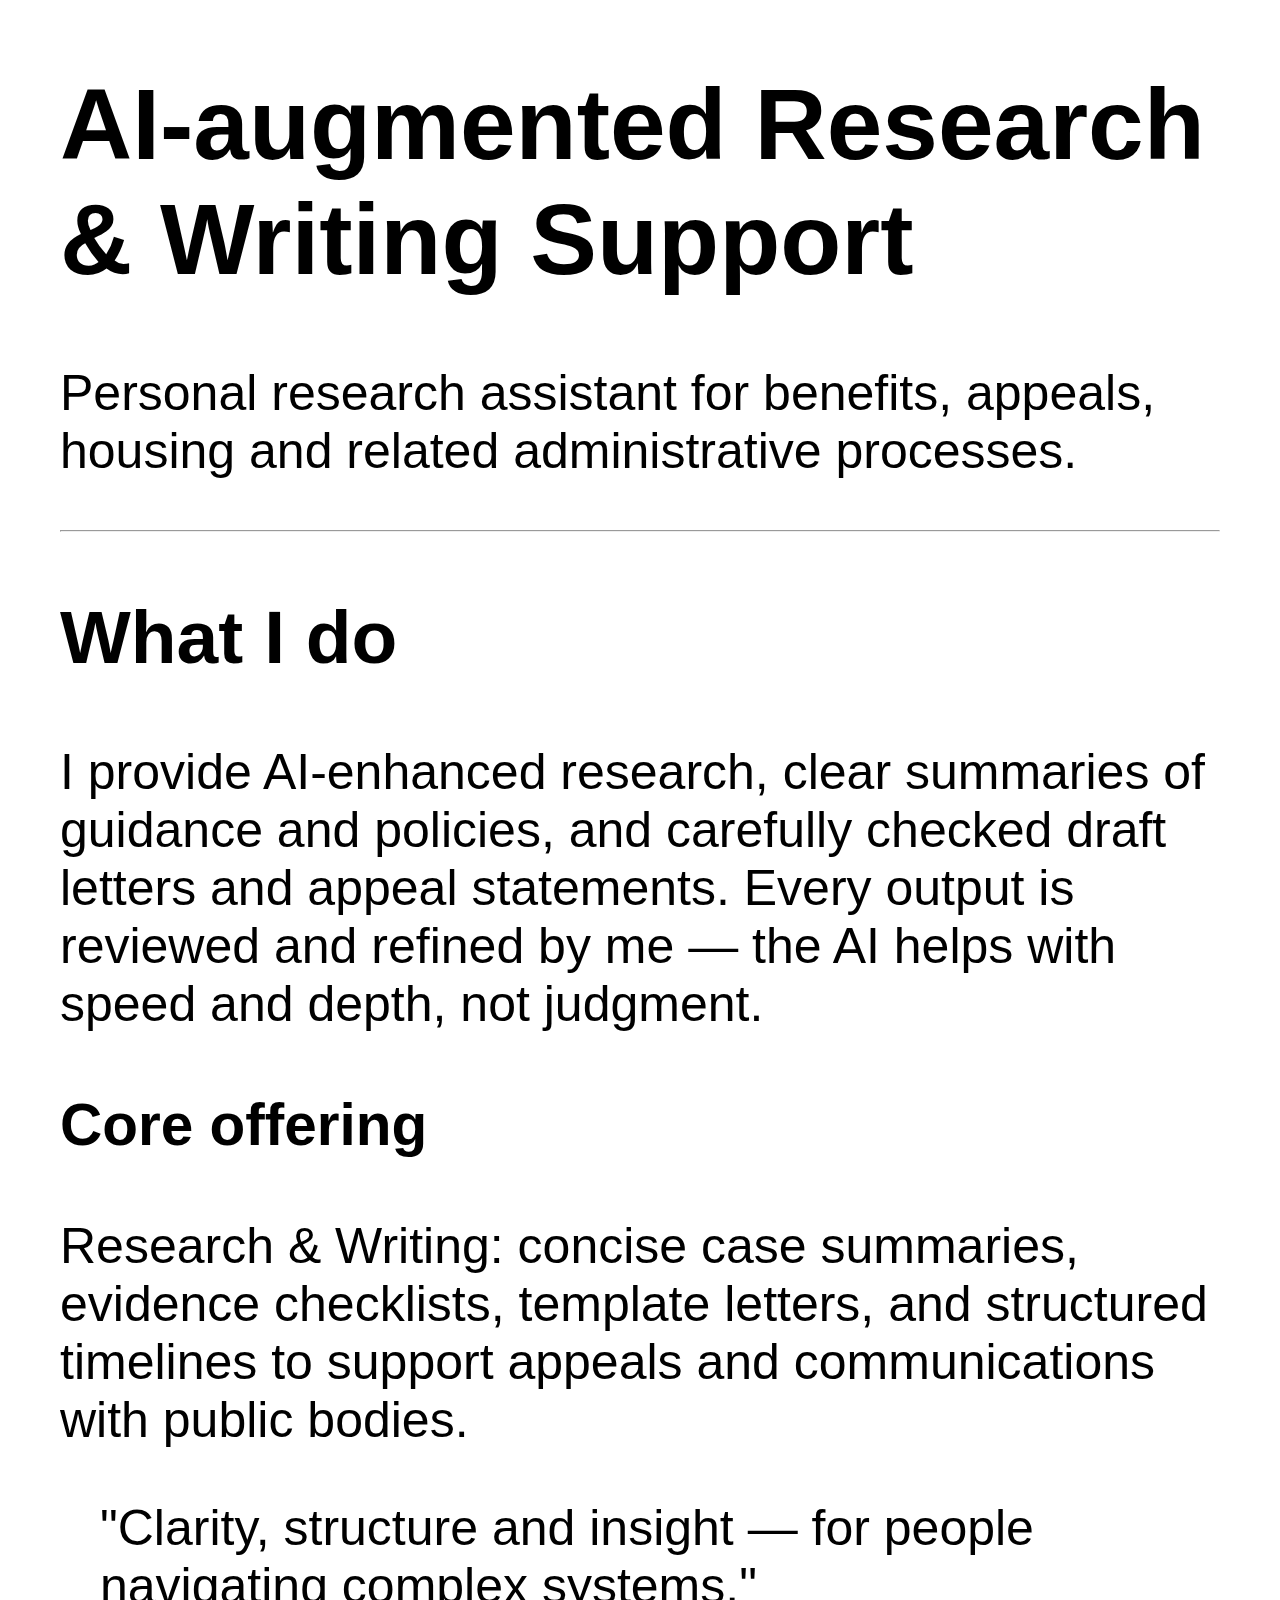
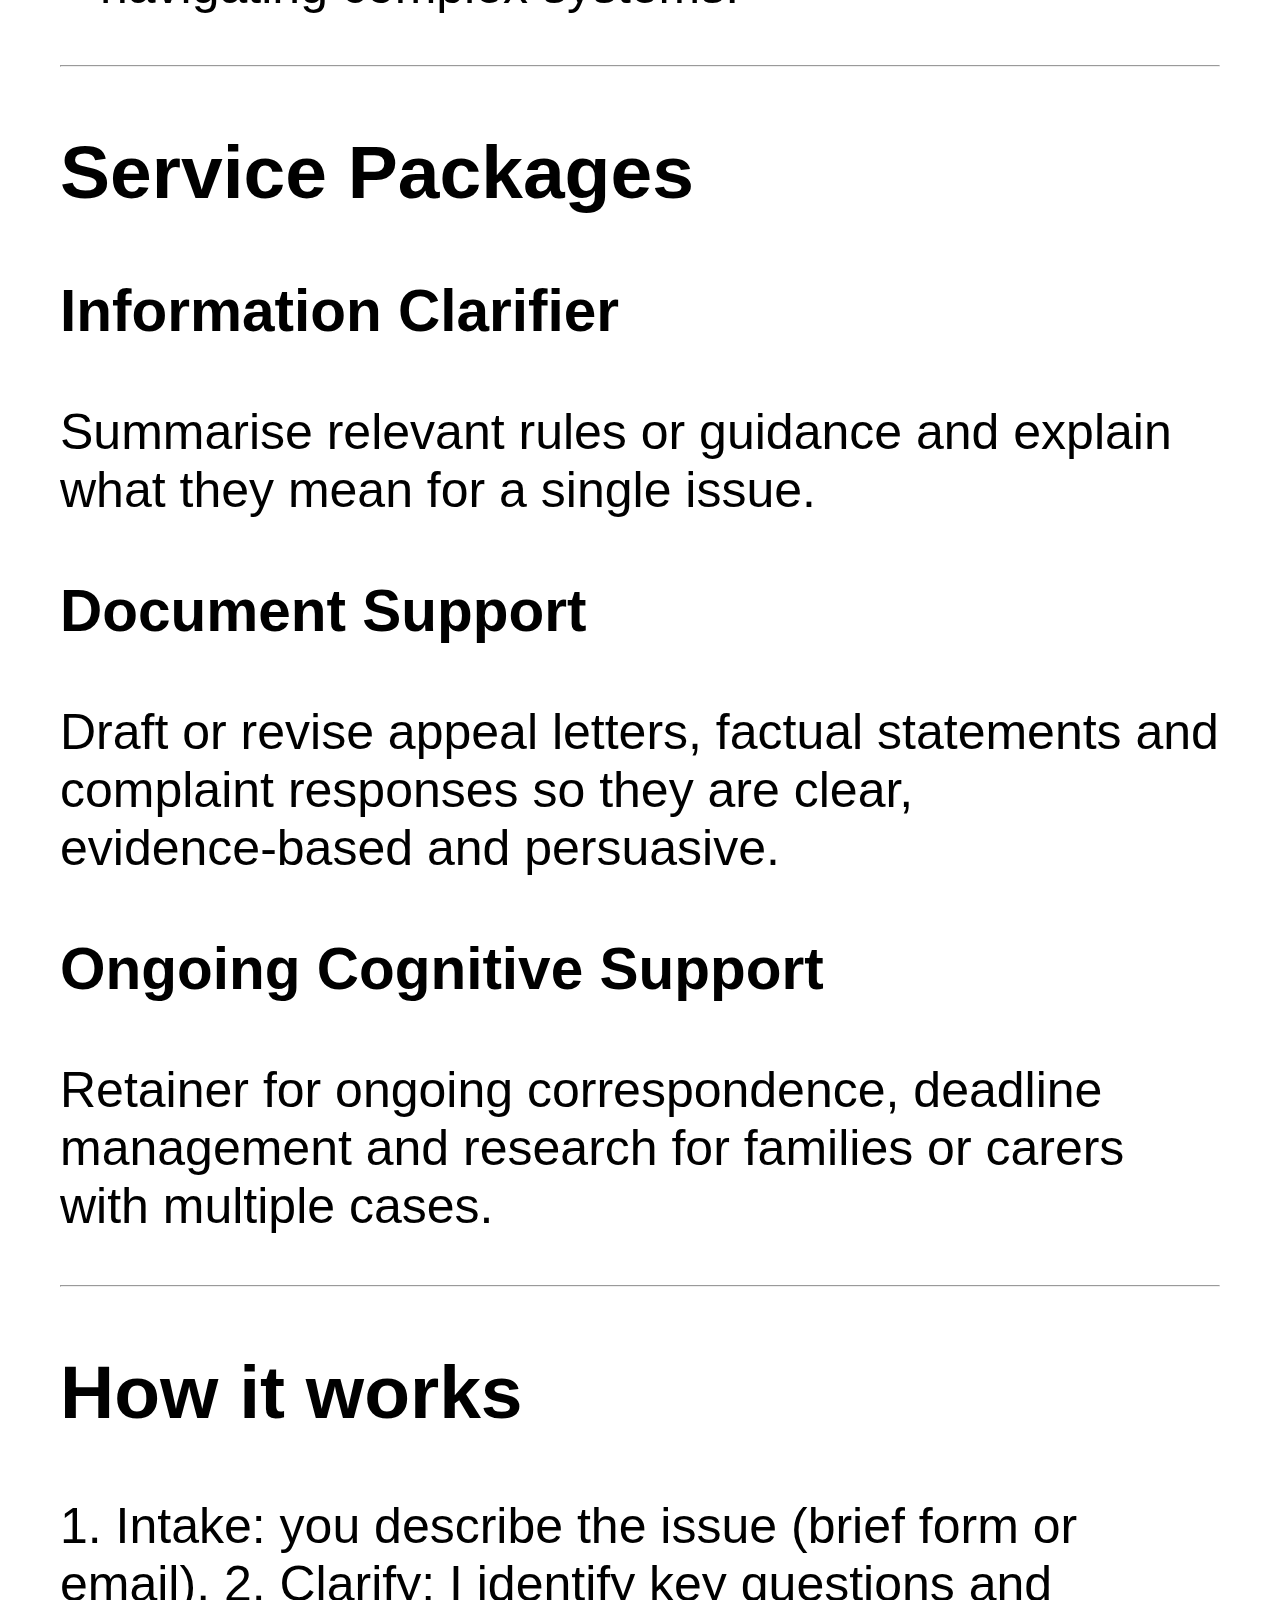
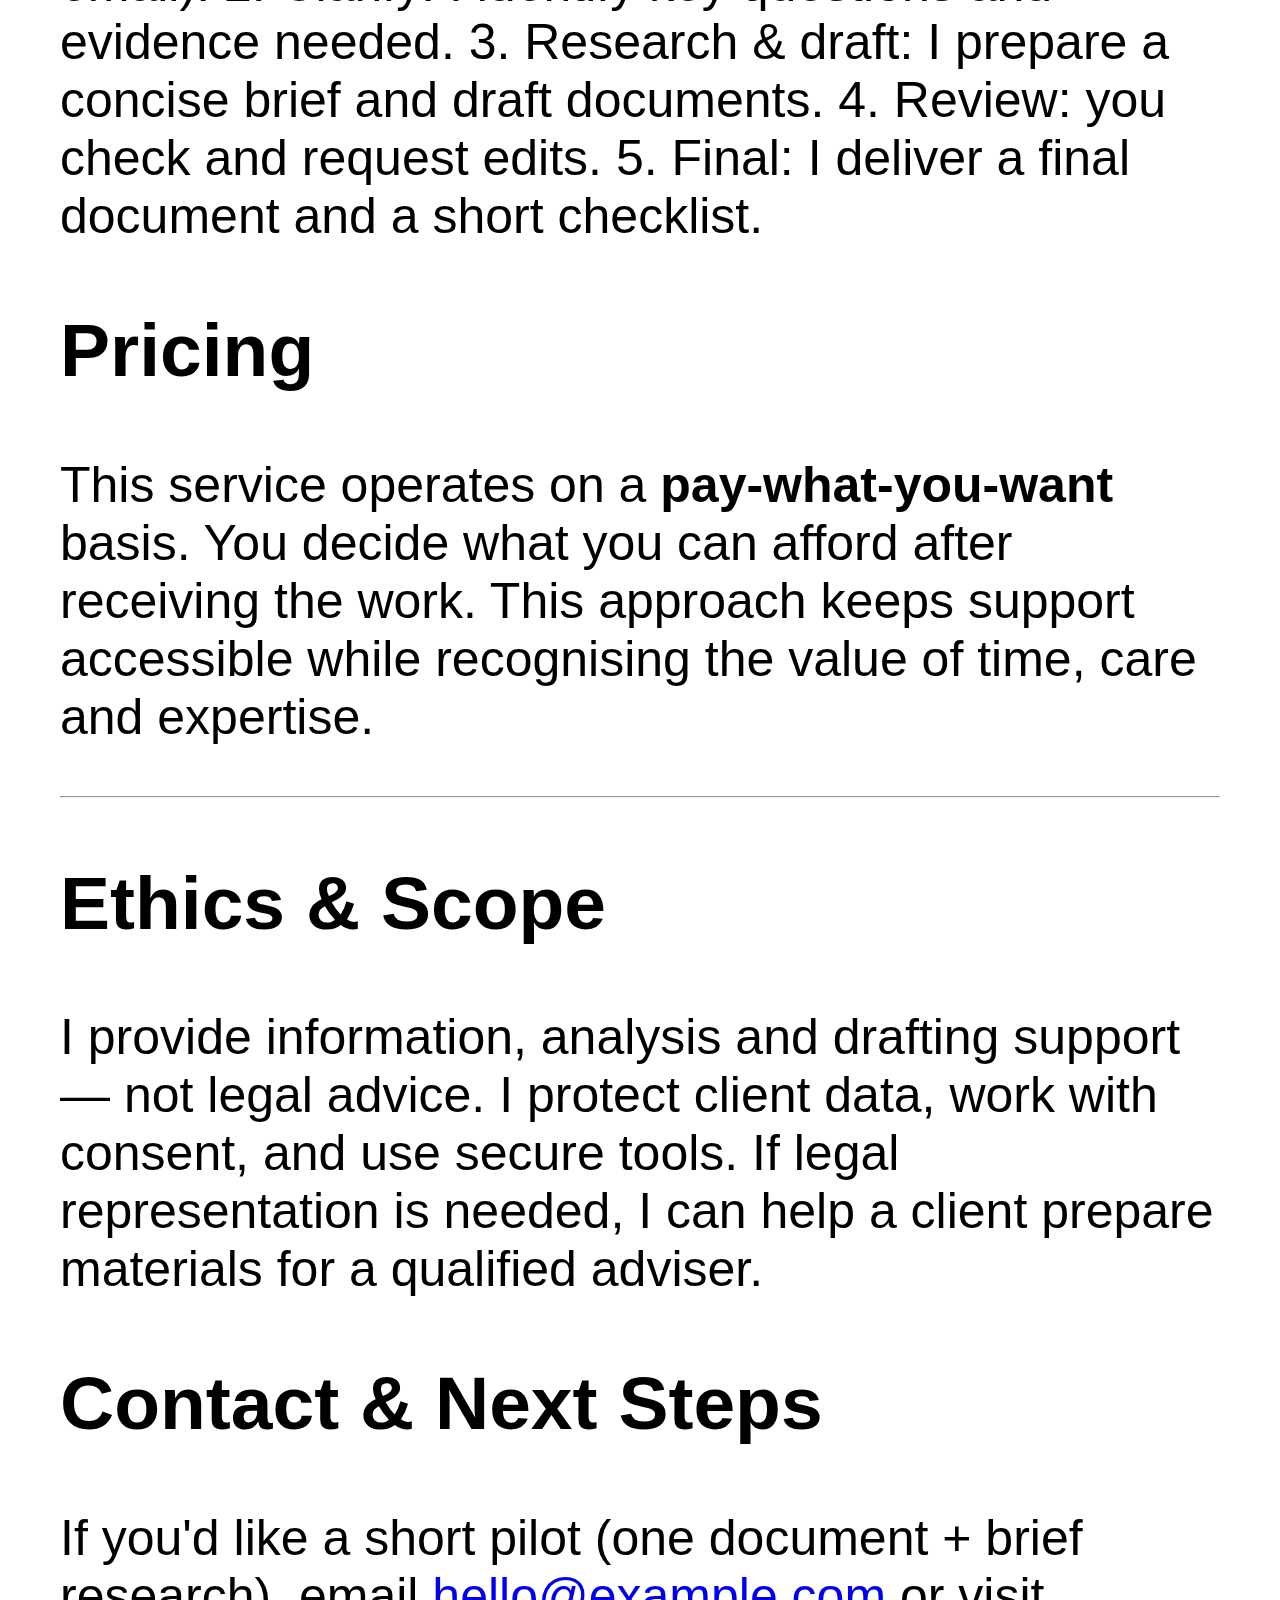
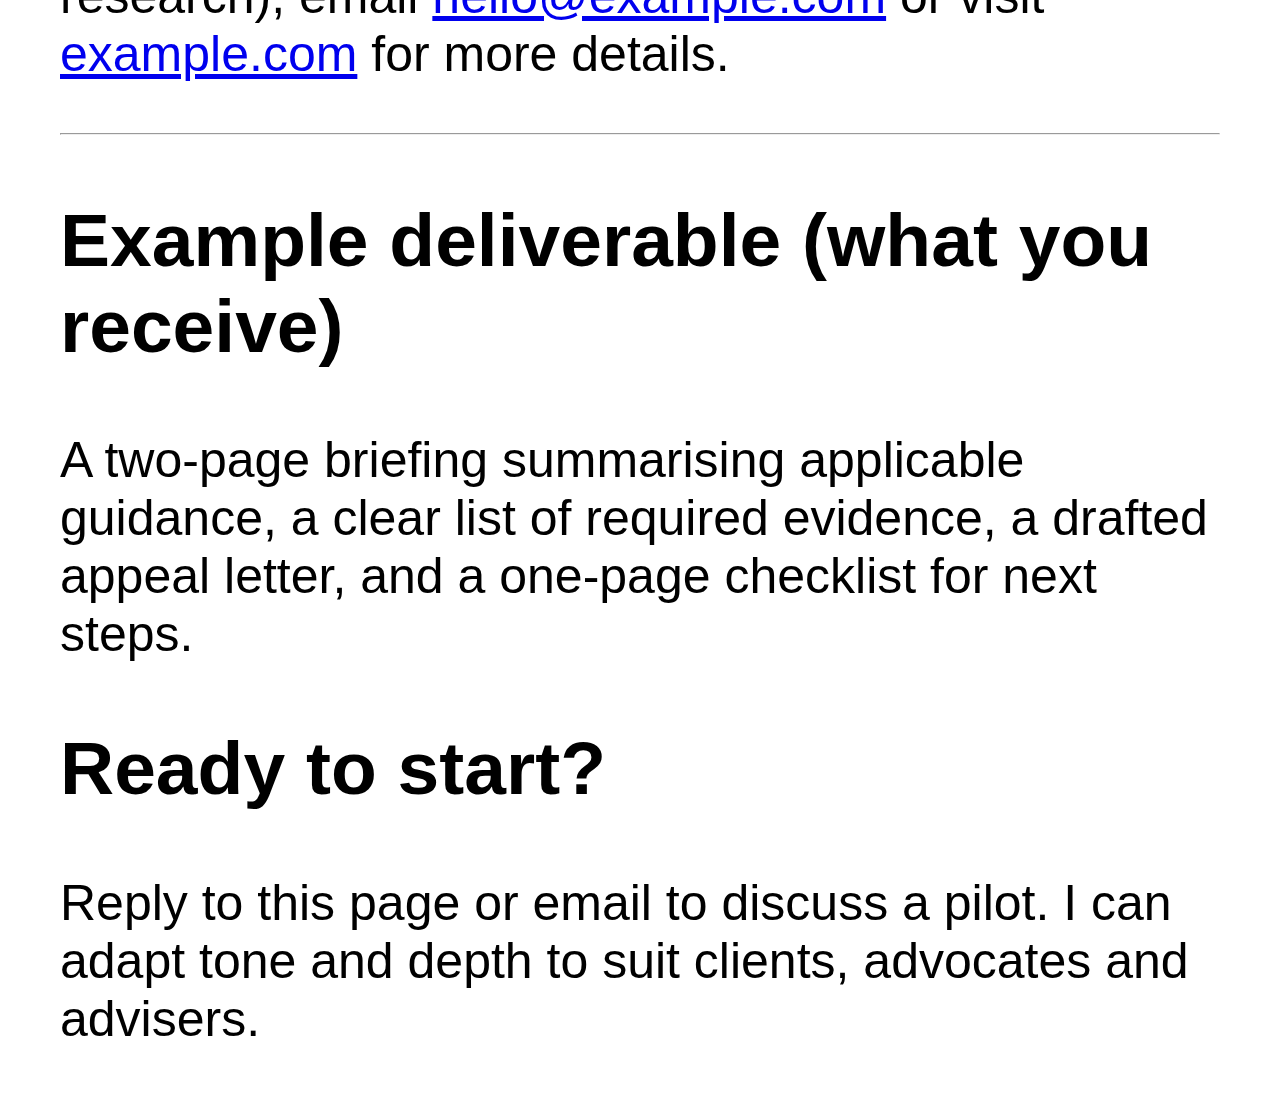
<file: AI-augmented-research-assistant/index.html>
<!DOCTYPE HTML>
<html lang="en" dir="ltr">
  <head>
    <title>Theoretical physics | Learning resources on theoretical physics.</title>
    <meta charset="utf-8" />
    <meta name="viewport" content="width=device-width, initial-scale=1" />
    <link rel="canonical" href="https://www.paulbooker.co.uk/AI-augmented-research-assistant" />
<link rel="preconnect" href="https://fonts.googleapis.com">
<link rel="preconnect" href="https://fonts.gstatic.com" crossorigin>
<link href="https://fonts.googleapis.com/css2?family=Mozilla+Headline:wdth,wght@97.8,200..700&family=Quicksand:wght@300..700&family=Saira:ital,wght@0,100..900;1,100..900&family=Story+Script&display=swap" rel="stylesheet">
    <link rel="stylesheet" href="/main.css">
  </head>
<body>
  <div class="container">
    <h1>AI‑augmented Research & Writing Support</h1>
    <p class="meta">Personal research assistant for benefits, appeals, housing and related administrative processes.</p>

    <hr>

    <h2>What I do</h2>
    <p>I provide AI‑enhanced research, clear summaries of guidance and policies, and carefully checked draft letters and appeal statements. Every output is reviewed and refined by me — the AI helps with speed and depth, not judgment.</p>

    <h3>Core offering</h3>
    <p>Research &amp; Writing: concise case summaries, evidence checklists, template letters, and structured timelines to support appeals and communications with public bodies.</p>

    <blockquote>
      <p>"Clarity, structure and insight — for people navigating complex systems."</p>
    </blockquote>

    <hr>

    <h2>Service Packages</h2>
    <h3>Information Clarifier</h3>
    <p>Summarise relevant rules or guidance and explain what they mean for a single issue.</p>

    <h3>Document Support</h3>
    <p>Draft or revise appeal letters, factual statements and complaint responses so they are clear, evidence‑based and persuasive.</p>

    <h3>Ongoing Cognitive Support</h3>
    <p>Retainer for ongoing correspondence, deadline management and research for families or carers with multiple cases.</p>

    <hr>

    <h2>How it works</h2>
    <p>1. Intake: you describe the issue (brief form or email). 2. Clarify: I identify key questions and evidence needed. 3. Research & draft: I prepare a concise brief and draft documents. 4. Review: you check and request edits. 5. Final: I deliver a final document and a short checklist.</p>

    <h2>Pricing</h2>
    <p>This service operates on a <strong>pay‑what‑you‑want</strong> basis. You decide what you can afford after receiving the work. This approach keeps support accessible while recognising the value of time, care and expertise.</p>

    <hr>

    <h2>Ethics & Scope</h2>
    <p>I provide information, analysis and drafting support — not legal advice. I protect client data, work with consent, and use secure tools. If legal representation is needed, I can help a client prepare materials for a qualified adviser.</p>

    <h2>Contact & Next Steps</h2>
    <p>If you'd like a short pilot (one document + brief research), email <a href="mailto:hello@example.com">hello@example.com</a> or visit <a href="https://example.com">example.com</a> for more details.</p>

    <hr>

    <h2>Example deliverable (what you receive)</h2>
    <p>A two‑page briefing summarising applicable guidance, a clear list of required evidence, a drafted appeal letter, and a one‑page checklist for next steps.</p>

    <h2>Ready to start?</h2>
    <p>Reply to this page or email to discuss a pilot. I can adapt tone and depth to suit clients, advocates and advisers.</p>
  </div>
</body>
</html>
</file>
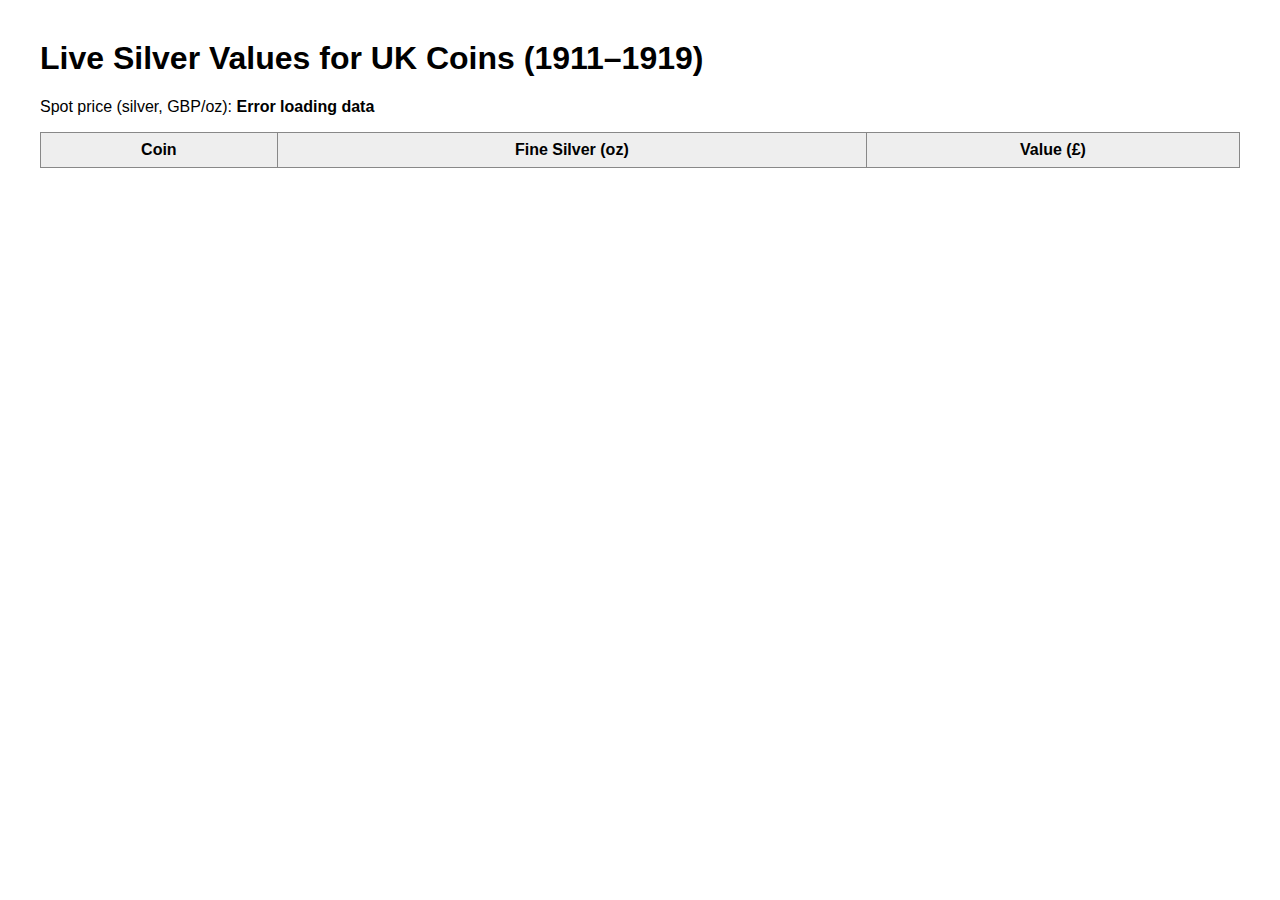
<file: coins/index.html>
<!DOCTYPE html>
<html lang="en">
<head>
    <meta charset="UTF-8">
    <title>Live Silver Value for UK Coins</title>
    <style>
        body { font-family: Arial, sans-serif; margin: 40px; }
        table { border-collapse: collapse; width: 100%; }
        th, td { border: 1px solid #888; padding: 8px; text-align: center; }
        th { background: #eee; }
    </style>
</head>
<body>
    <h1>Live Silver Values for UK Coins (1911–1919)</h1>
    <p>Spot price (silver, GBP/oz): <strong id="spotPrice">Loading...</strong></p>

    <table>
        <thead>
            <tr>
                <th>Coin</th>
                <th>Fine Silver (oz)</th>
                <th>Value (£)</th>
            </tr>
        </thead>
        <tbody id="coinRows">
            <!-- Dynamic rows here -->
        </tbody>
    </table>

    <script>
        const coins = [
            { name: 'Crown', fineOz: 0.666 },
            { name: 'Half Crown', fineOz: 0.420 },
            { name: 'Florin', fineOz: 0.336 },
            { name: 'Shilling', fineOz: 0.168 },
            { name: 'Sixpence', fineOz: 0.084 }
        ];

        async function fetchSilverSpotGBP() {
            const apiKey = "YOUR_API_KEY"; 
            const url = `https://api.metals-api.com/v1/latest?access_key=${apiKey}&base=GBP&symbols=XAG`;

            try {
                const response = await fetch(url);
                const data = await response.json();

                if (data && data.rates && data.rates.XAG) {
                    const spotPrice = data.rates.XAG; // GBP per troy ounce
                    document.getElementById("spotPrice").textContent = "£" + spotPrice.toFixed(2);

                    const tbody = document.getElementById("coinRows");
                    tbody.innerHTML = "";

                    coins.forEach(coin => {
                        const value = (coin.fineOz * spotPrice).toFixed(2);
                        tbody.innerHTML += `
                            <tr>
                                <td>${coin.name}</td>
                                <td>${coin.fineOz.toFixed(3)}</td>
                                <td>£${value}</td>
                            </tr>`;
                    });
                } else {
                    document.getElementById("spotPrice").textContent = "Error retrieving price";
                }
            } catch (err) {
                document.getElementById("spotPrice").textContent = "Error loading data";
                console.error(err);
            }
        }

        fetchSilverSpotGBP();
    </script>
</body>
</html>
</file>
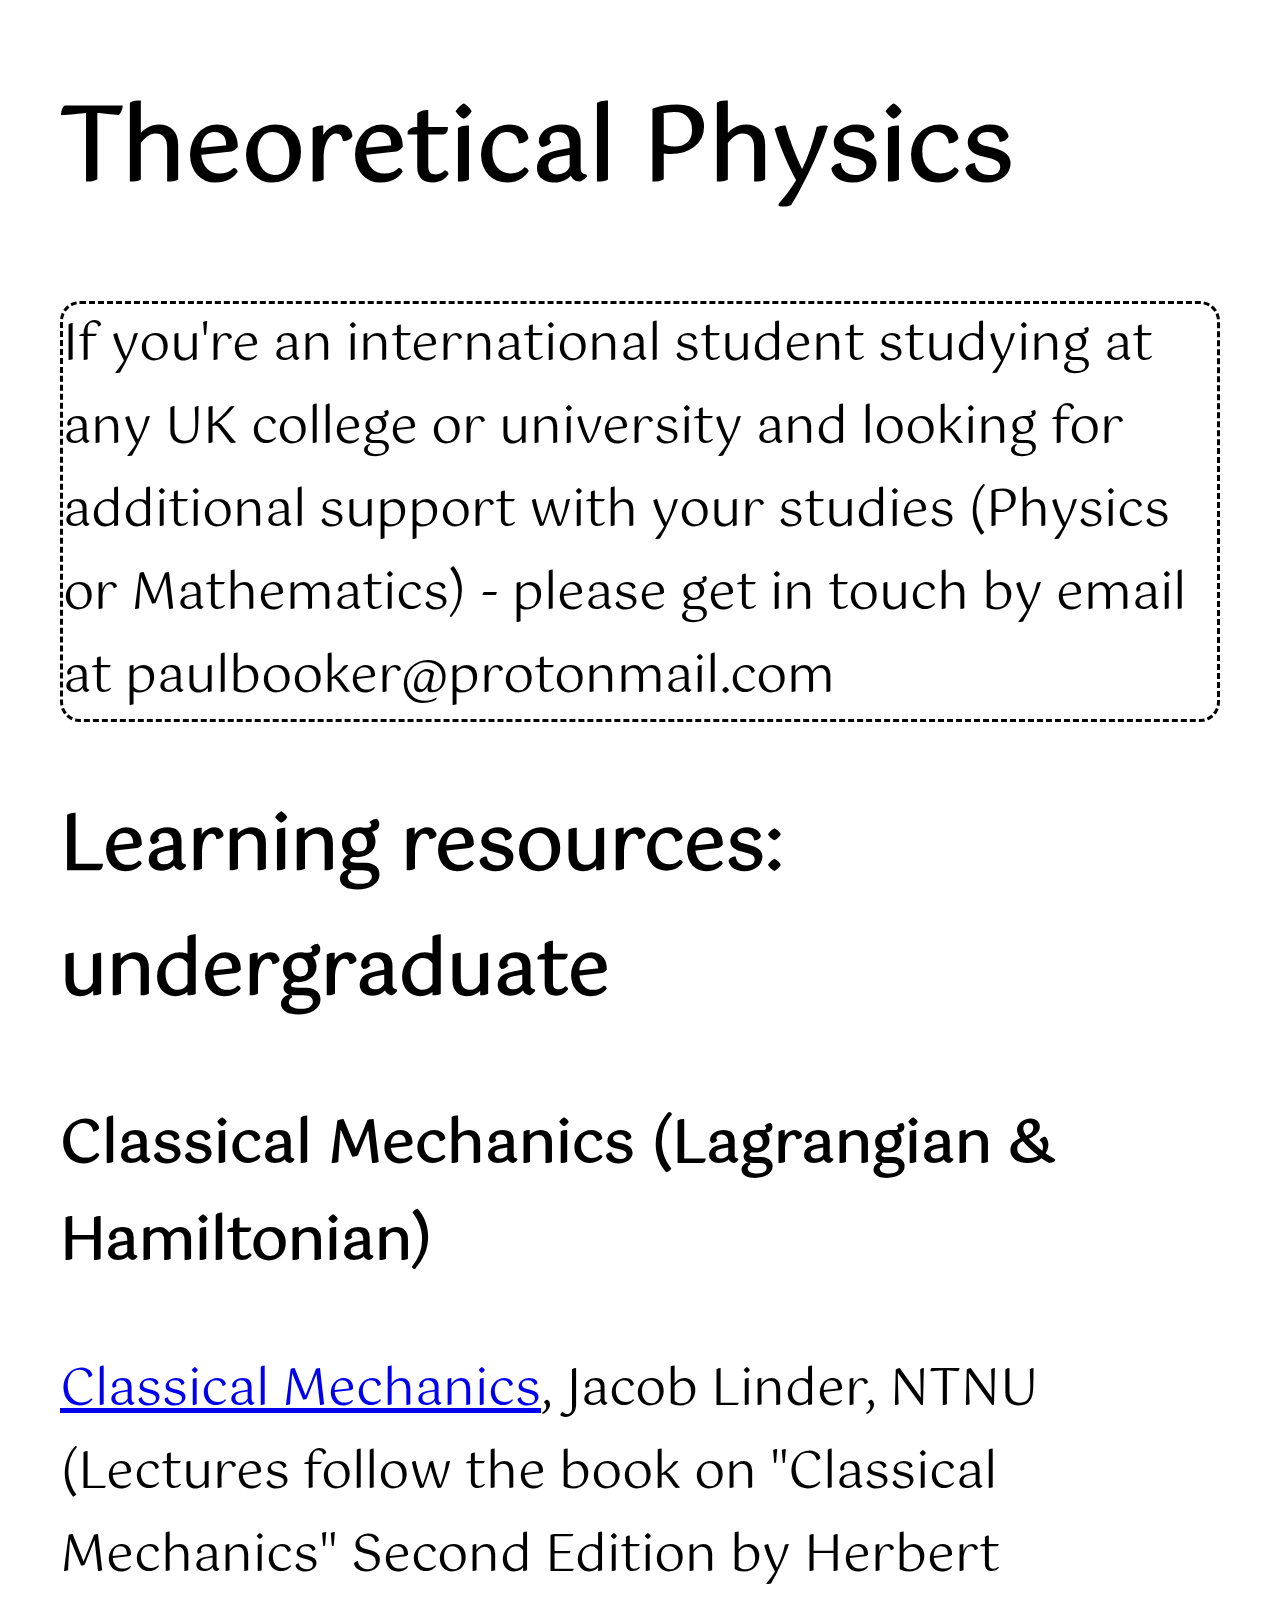
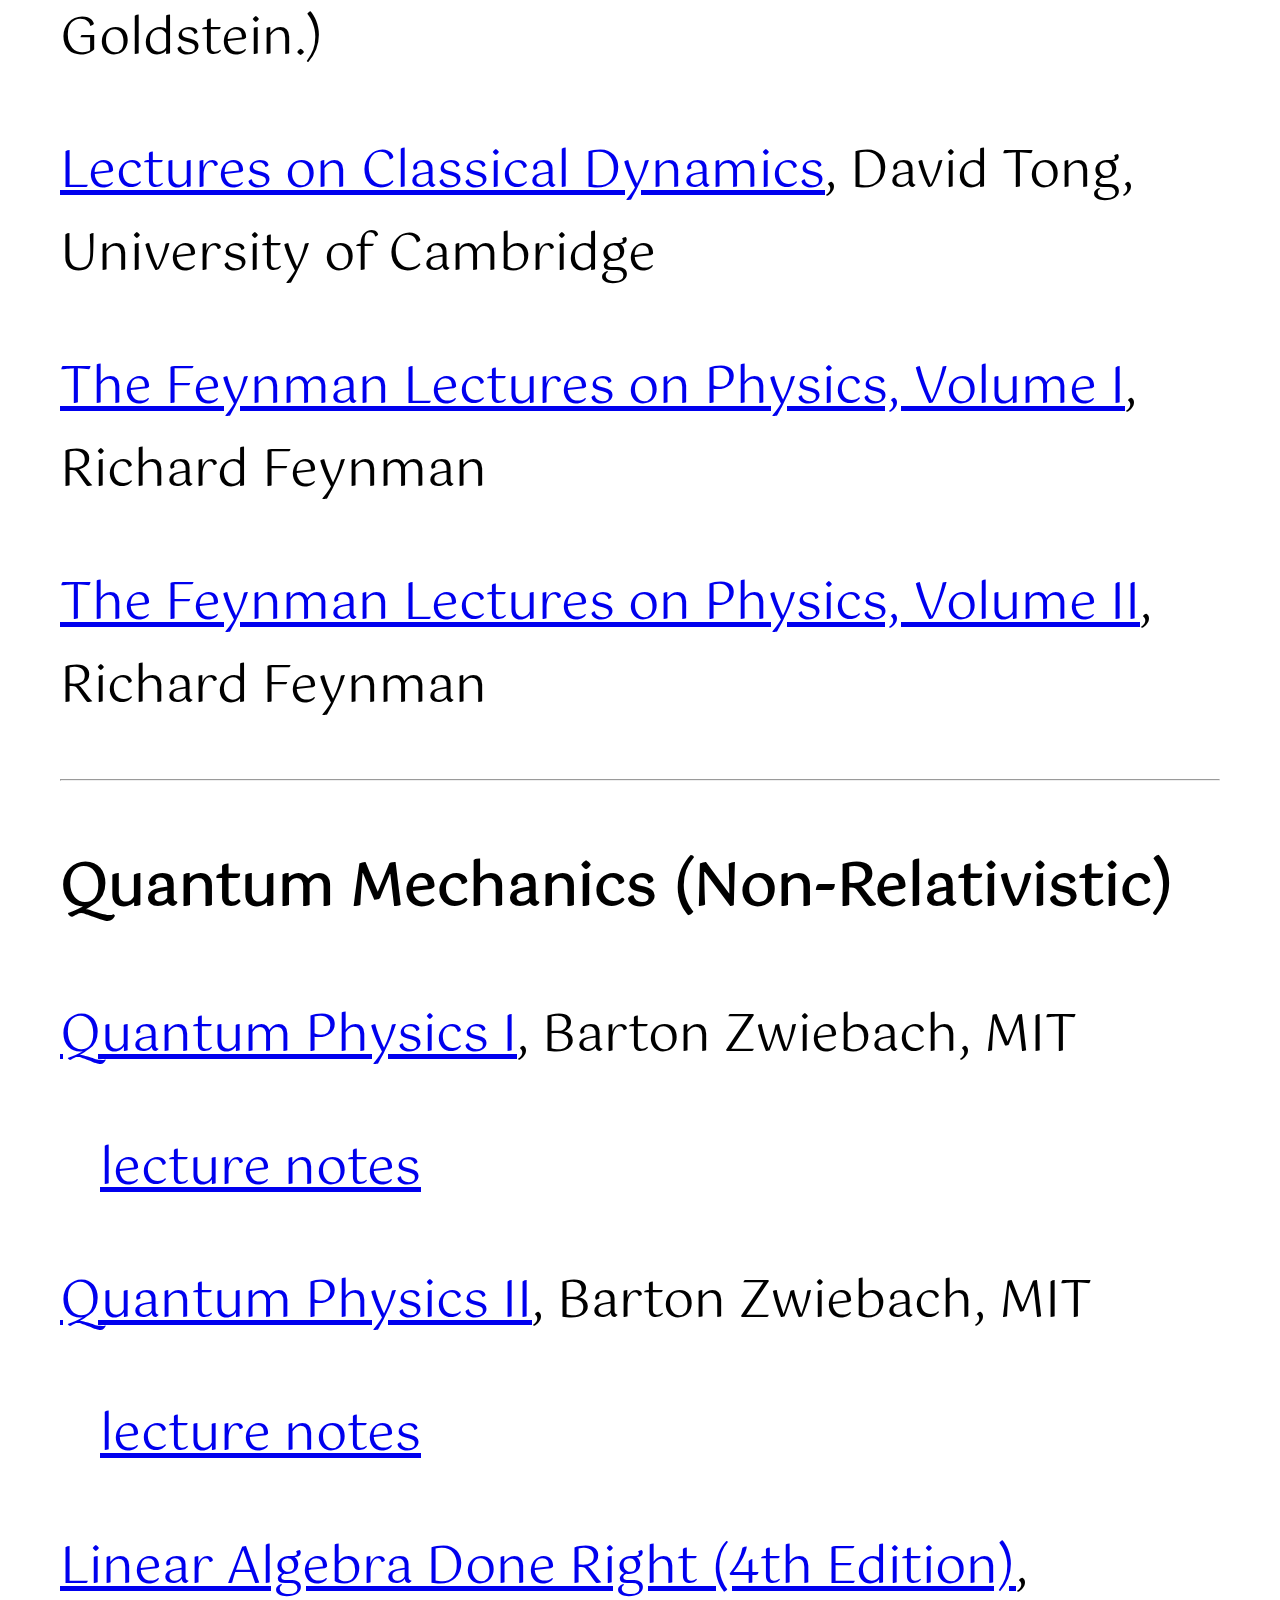
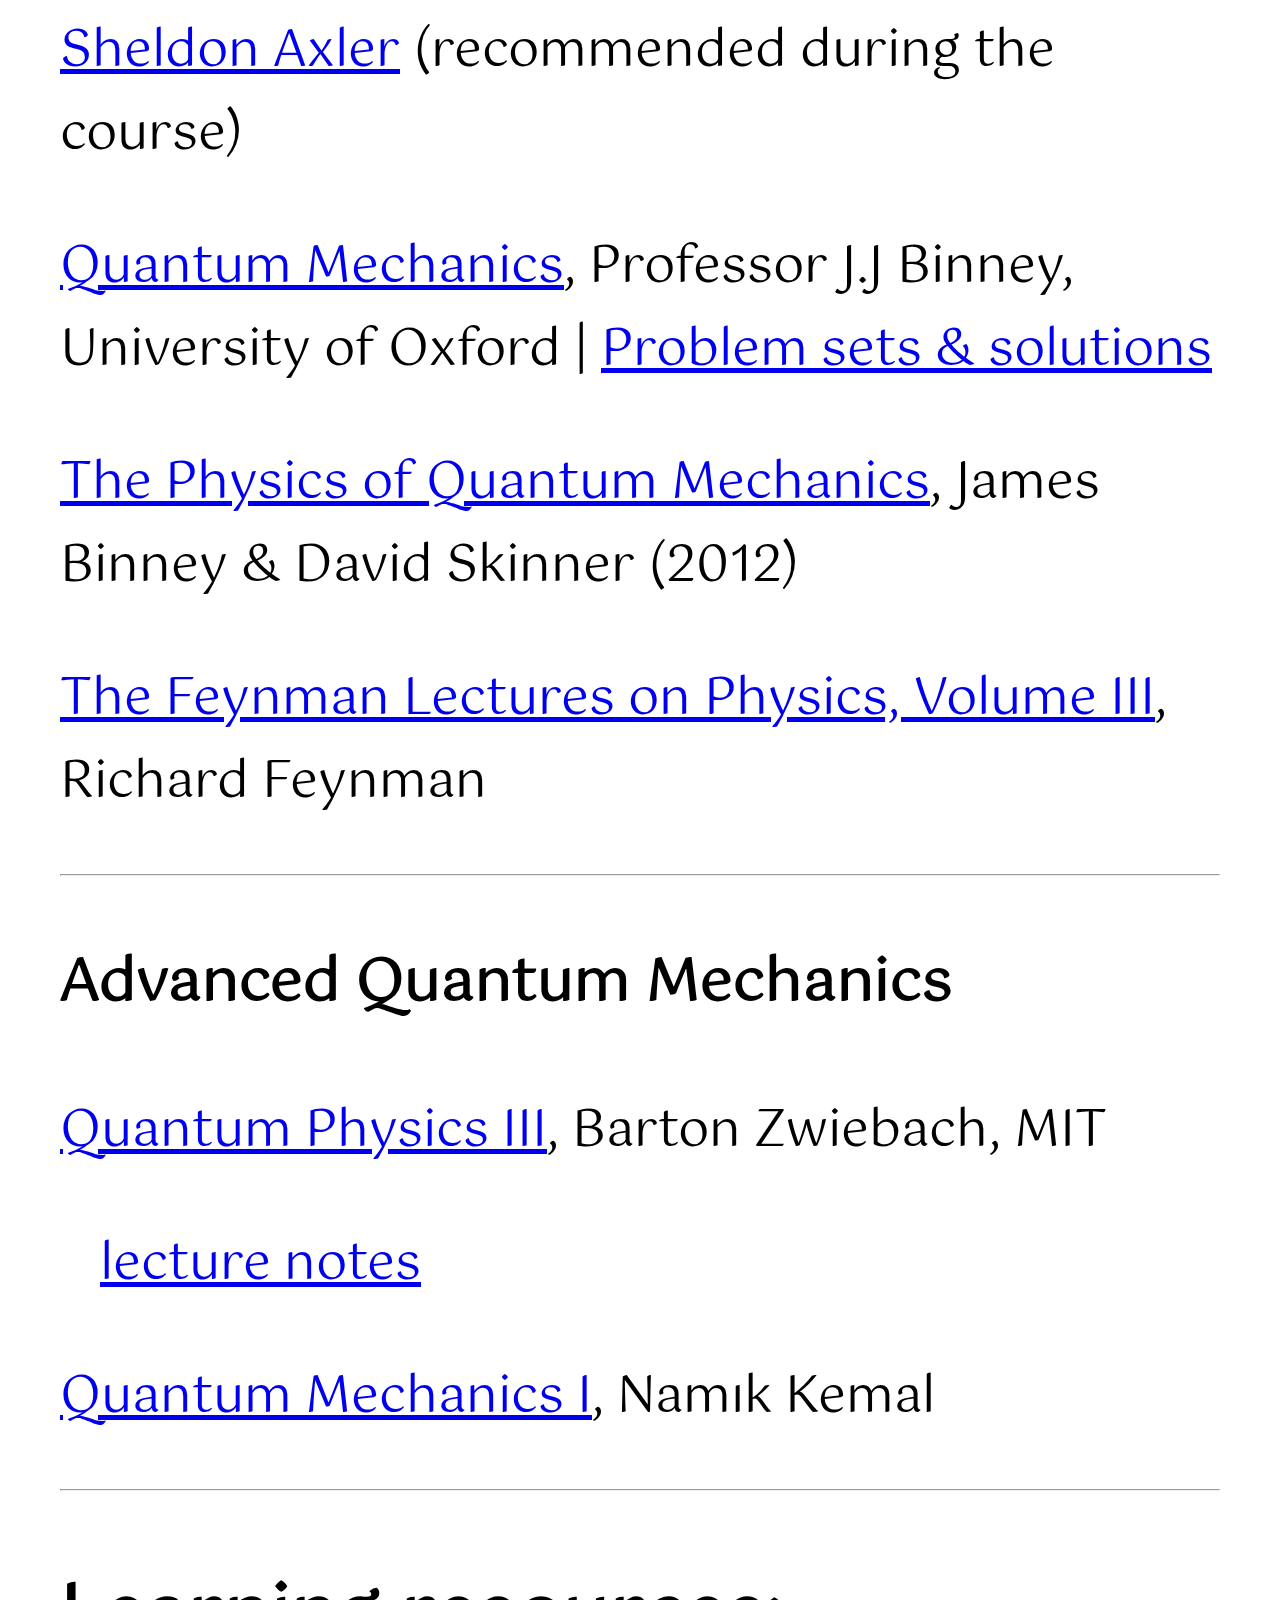
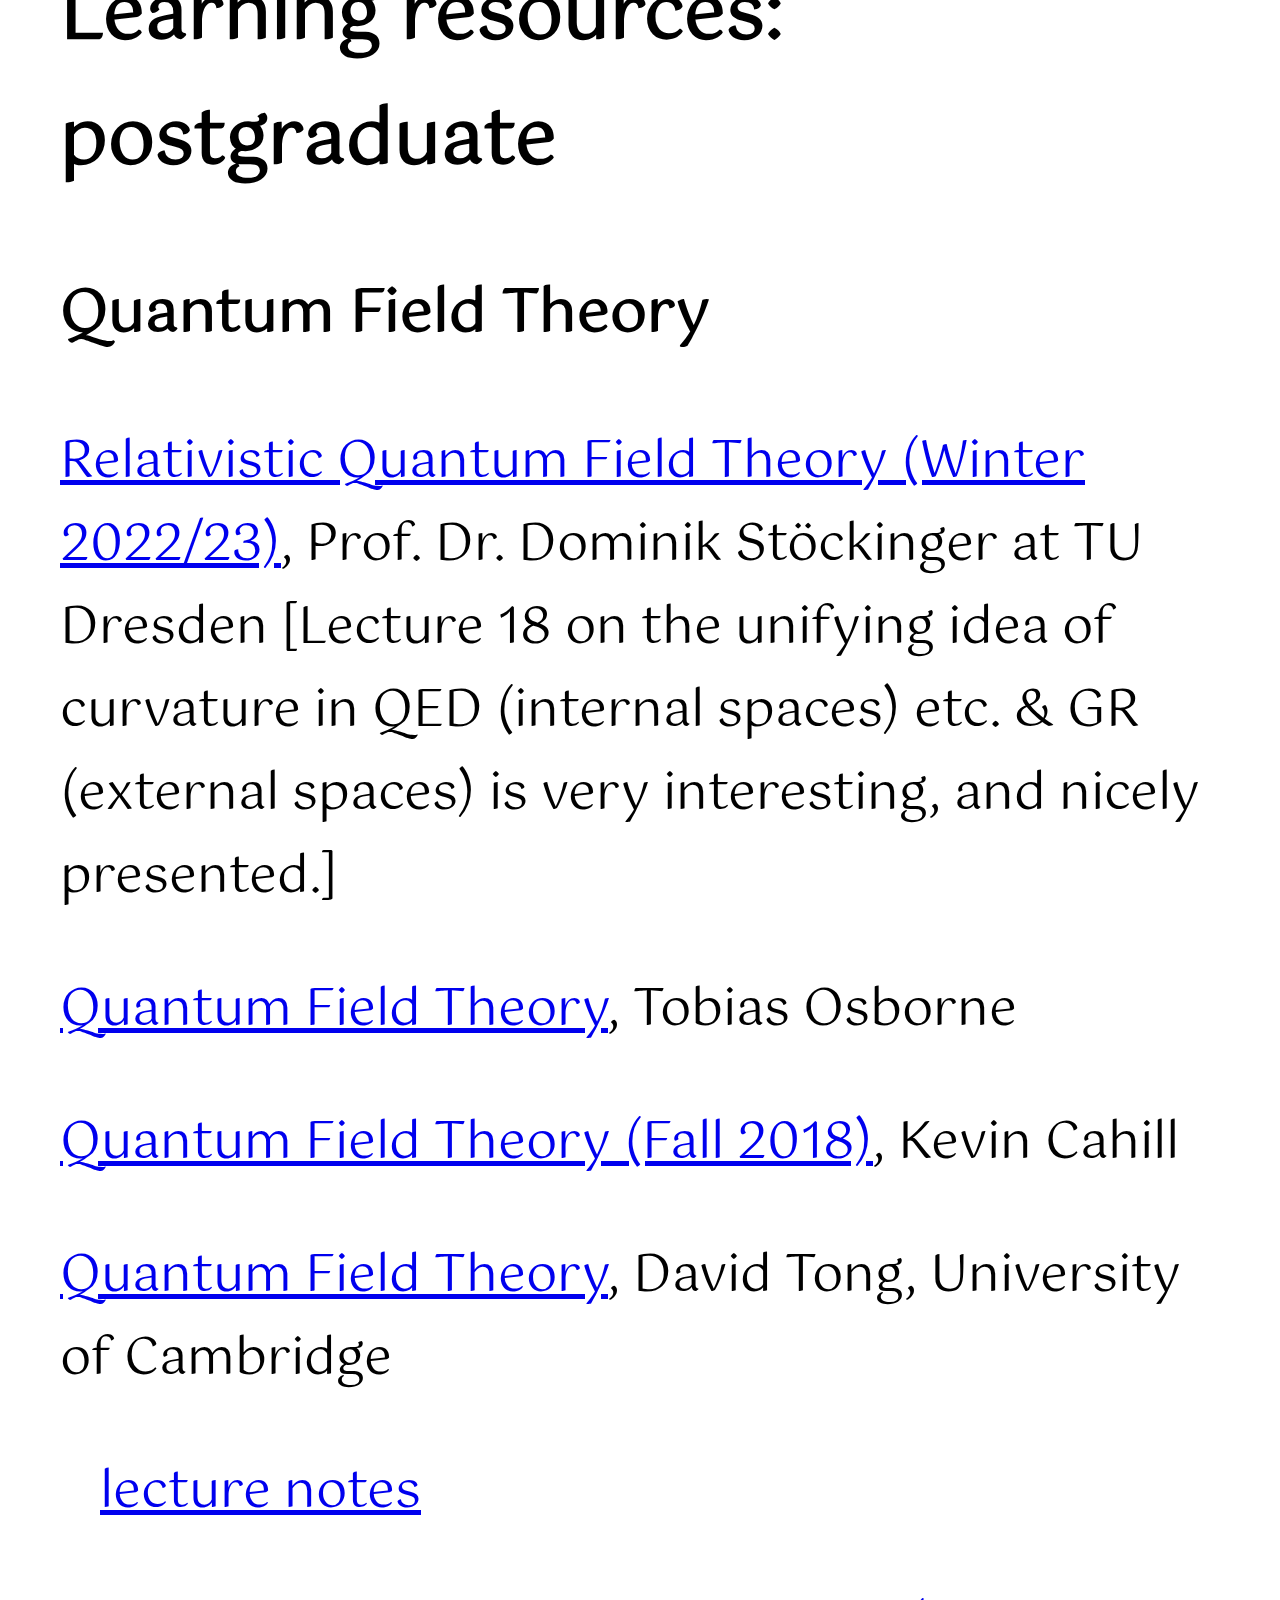
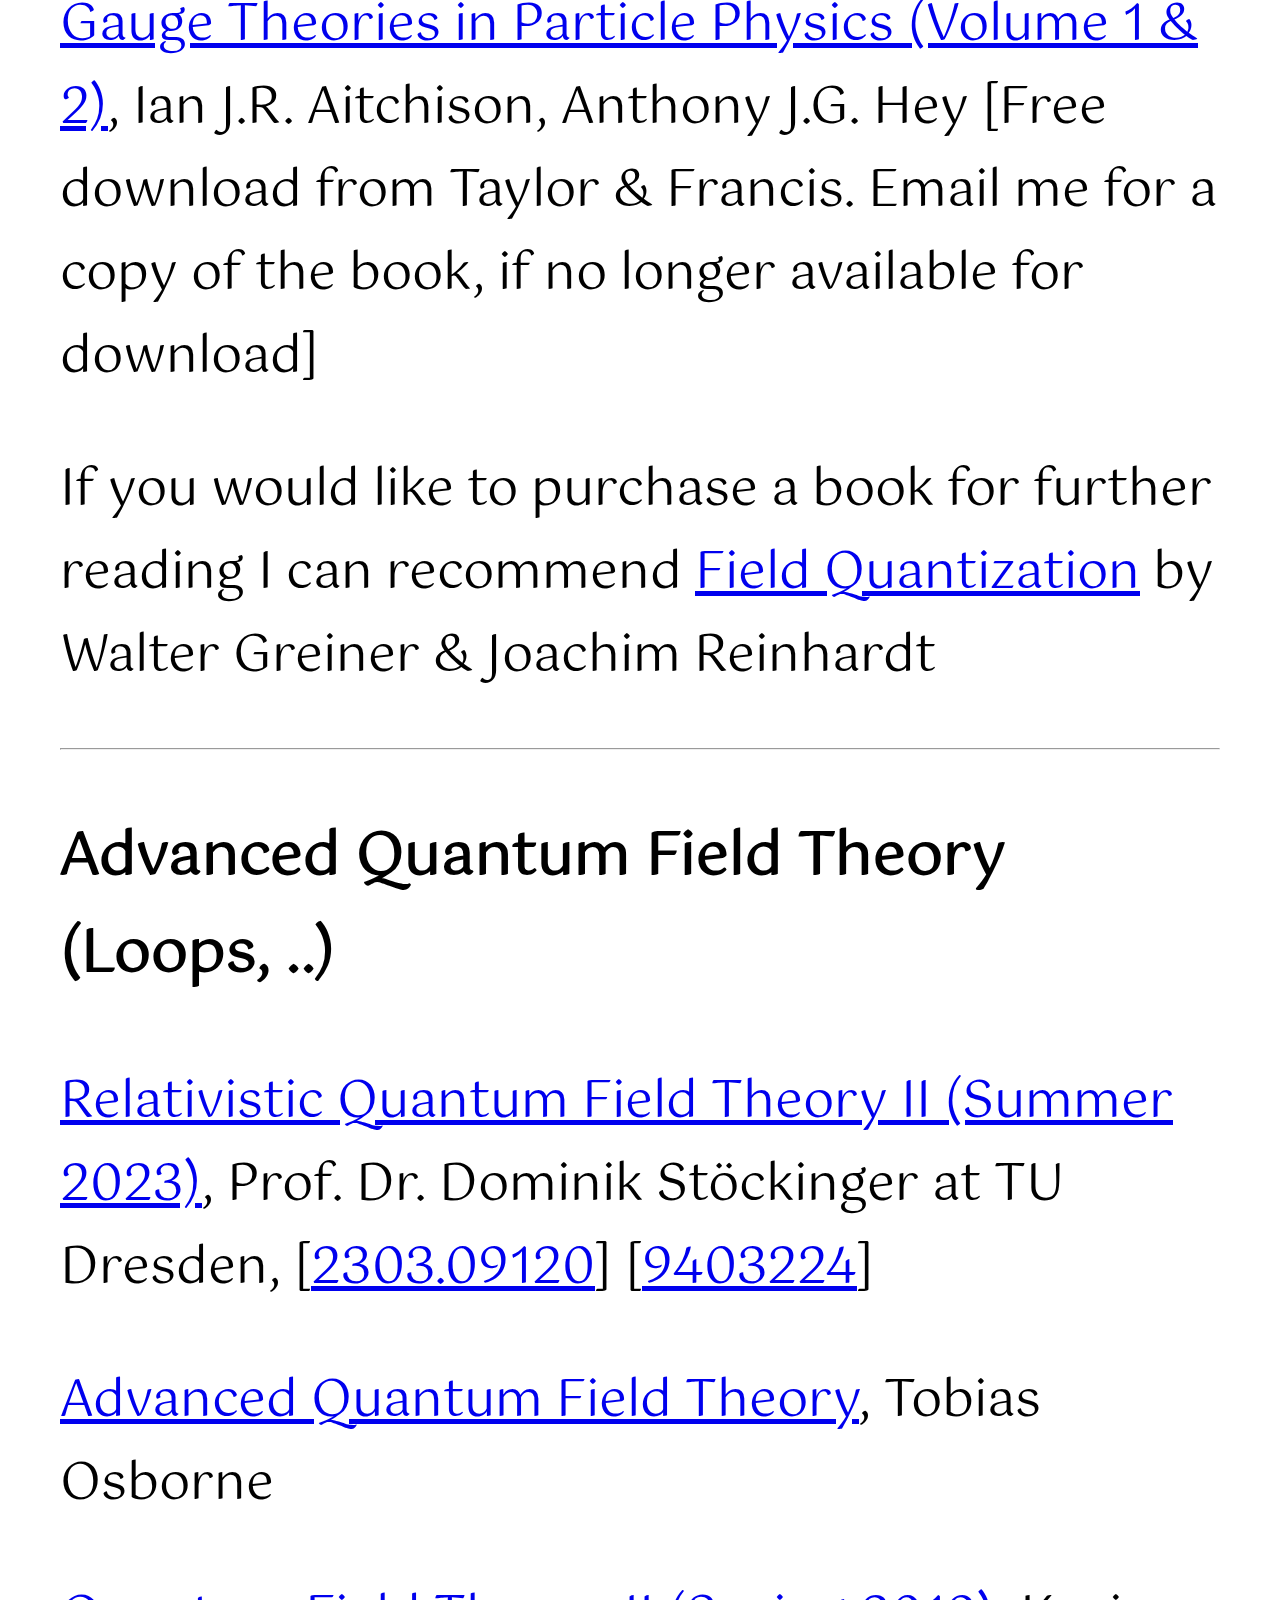
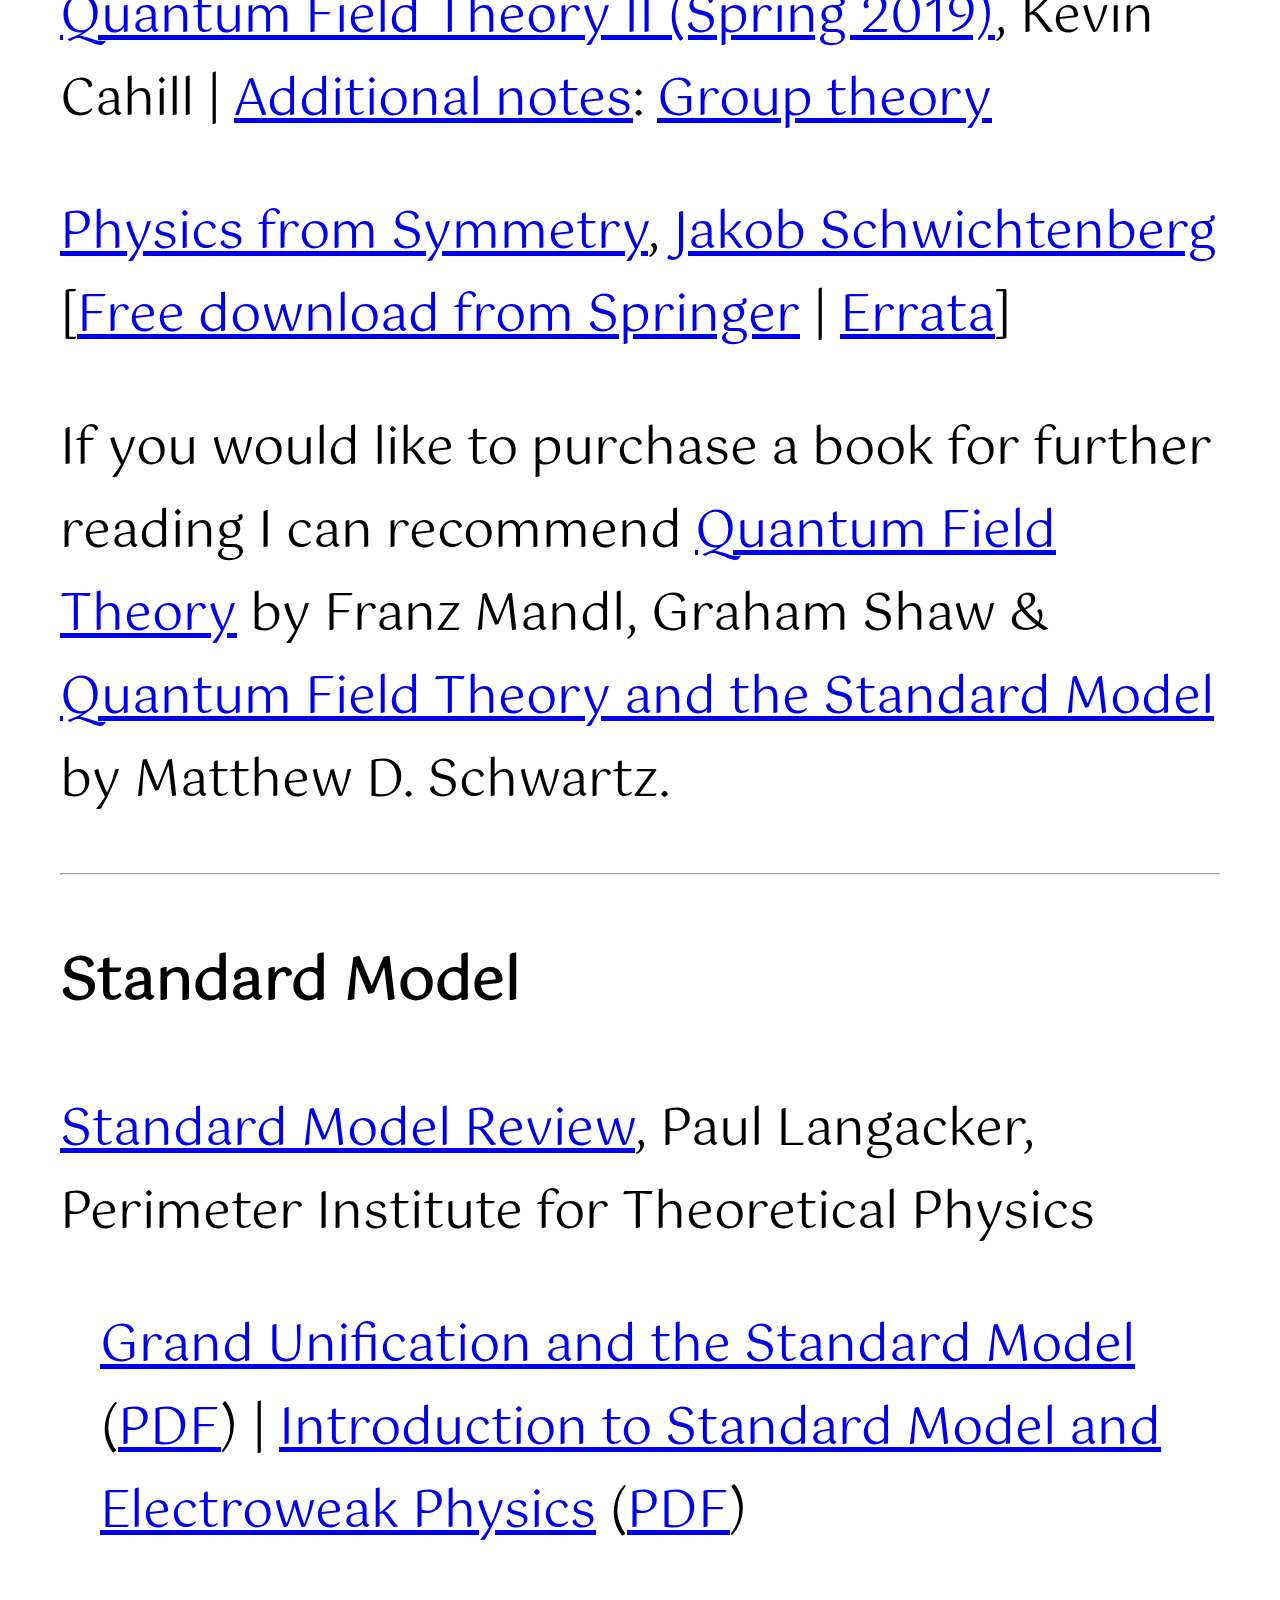
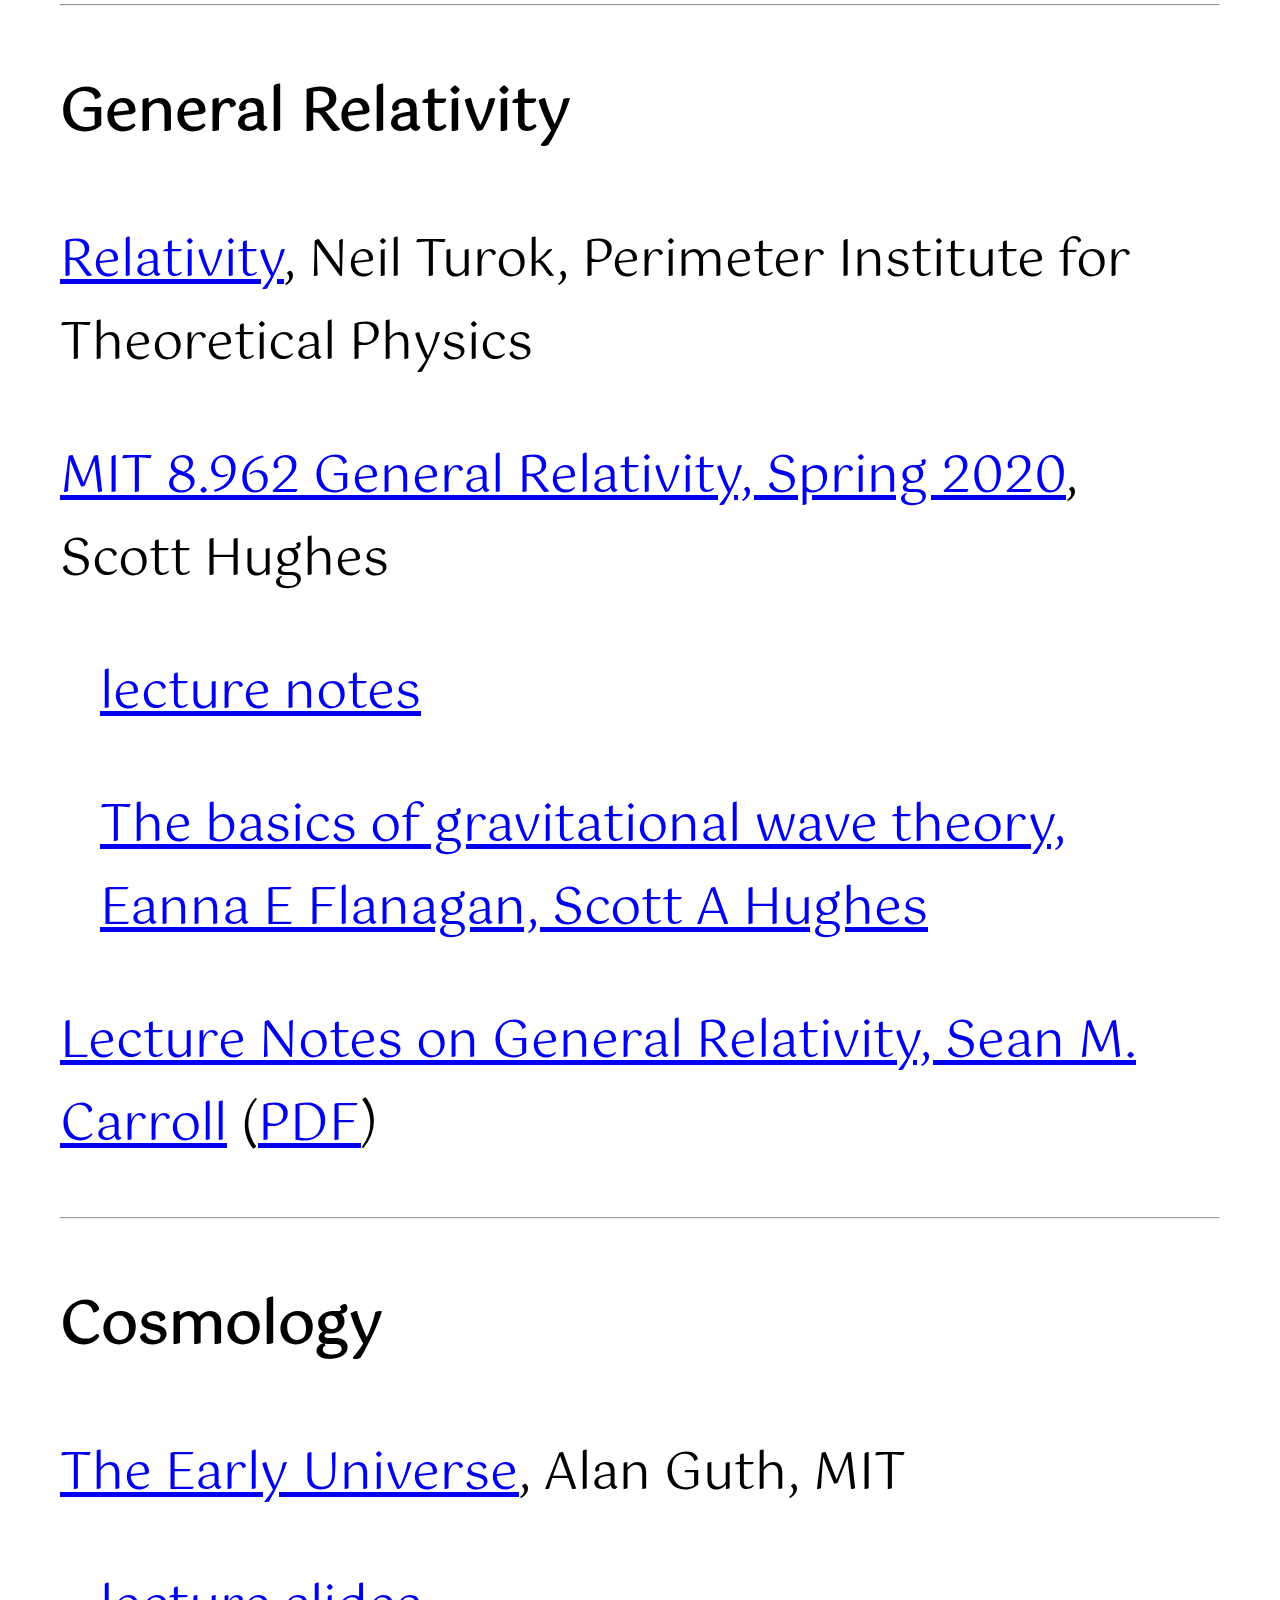
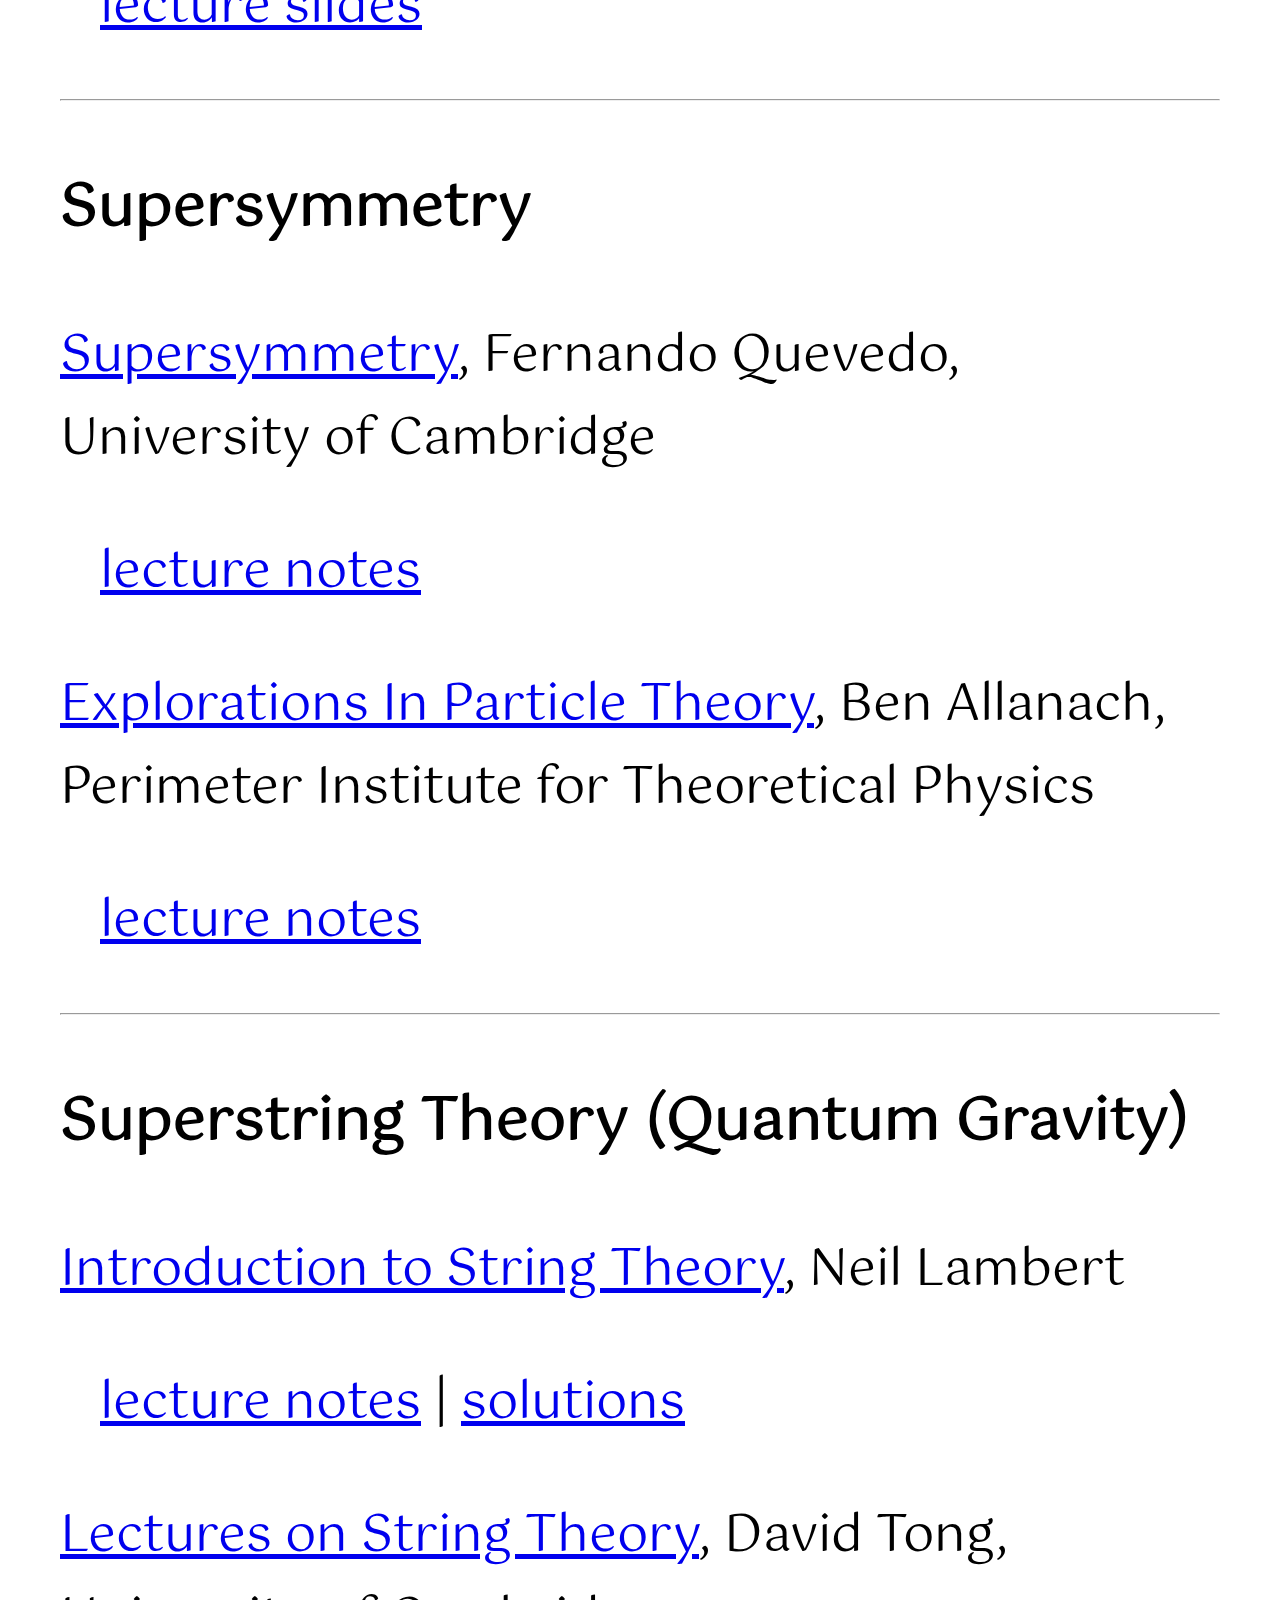
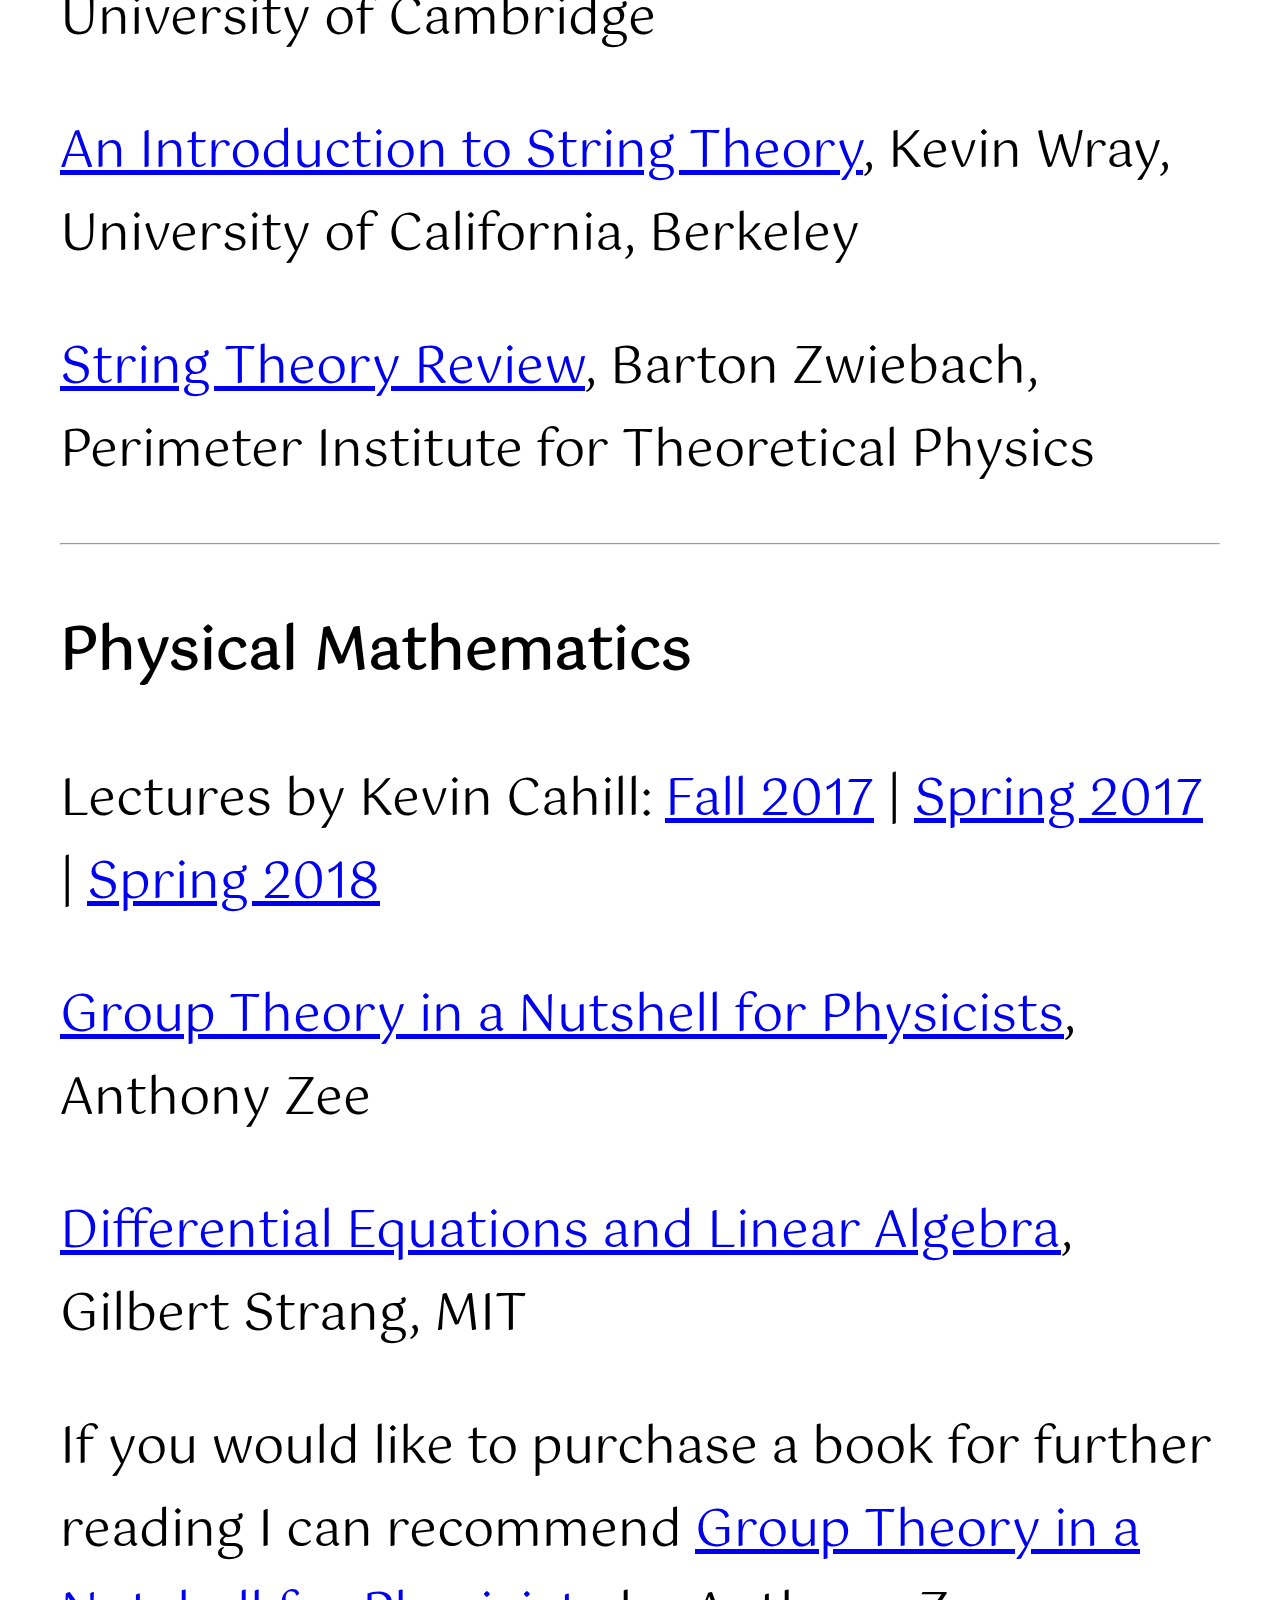
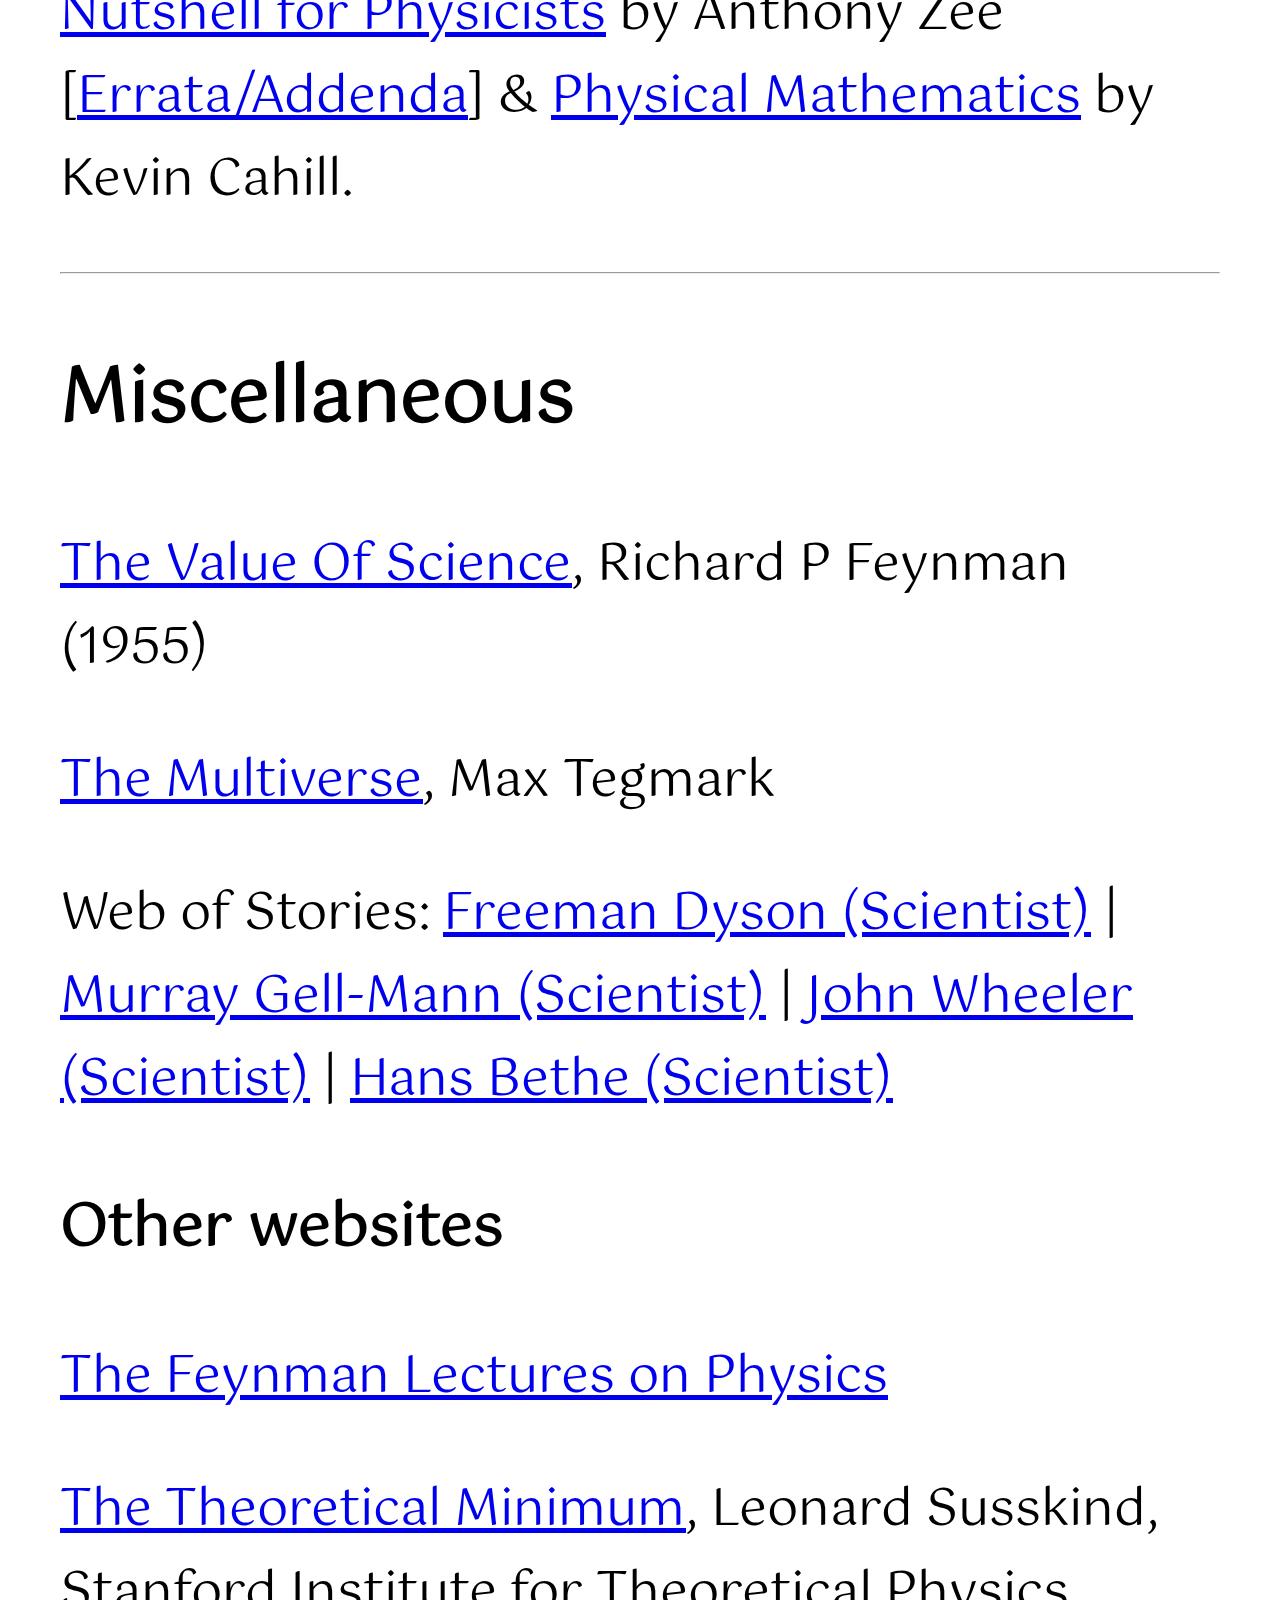
<file: theoretical-physics/index.html>
<!DOCTYPE HTML>
<html lang="en" dir="ltr">
	<head>
		<title>Theoretical physics | Learning resources on theoretical physics.</title>
		<meta charset="utf-8" />
		<meta name="viewport" content="width=device-width, initial-scale=1" />
		<link rel="canonical" href="https://www.paulbooker.co.uk/theoretical-physics" />
		<link rel="preconnect" href="https://fonts.gstatic.com">
		<link href="https://fonts.googleapis.com/css2?family=Gotu&display=swap" rel="stylesheet">
		<link rel="stylesheet" href="/main.css">
	</head>
	<body>	
		<div>
			
			<h1>Theoretical Physics</h1>

			<p class="work">If you're an international student studying at any UK college or university and looking for additional support with your studies (Physics or Mathematics) - please get in touch by email at paulbooker@protonmail.com</p>
			
			<h2>Learning resources: undergraduate</h2>
								
			<h3>Classical Mechanics (Lagrangian & Hamiltonian)</h3>
			<p><a href="https://www.youtube.com/playlist?list=PLUHTGp7T4Zn_FU64InC0C8ZsejaxMtO3s" target="_blank">Classical Mechanics</a>, Jacob Linder, NTNU (Lectures follow the book on "Classical Mechanics" Second Edition by Herbert Goldstein.)</p>
			<p><a href="http://www.damtp.cam.ac.uk/user/tong/dynamics.html" target="_blank">Lectures on Classical Dynamics</a>, David Tong, University of Cambridge</p>
			<p><a href="https://www.feynmanlectures.caltech.edu/I_toc.html" target="_blank">The Feynman Lectures on Physics, Volume I</a>, Richard Feynman</p>
			<p><a href="https://www.feynmanlectures.caltech.edu/II_toc.html" target="_blank">The Feynman Lectures on Physics, Volume II</a>, Richard Feynman</p>							
			<hr>
			
			<h3>Quantum Mechanics (Non-Relativistic)</h3>
			<p><a href="https://www.youtube.com/playlist?list=PLUl4u3cNGP60cspQn3N9dYRPiyVWDd80G" target="_blank">Quantum Physics I</a>, Barton Zwiebach, MIT</p>
			<blockquote><a href="https://ocw.mit.edu/courses/physics/8-04-quantum-physics-i-spring-2016/lecture-notes/" target="_blank">lecture notes</a></blockquote>					
			<p><a href="https://www.youtube.com/playlist?list=PLUl4u3cNGP60QlYNsy52fctVBOlk-4lYx" target="_blank">Quantum Physics II</a>, Barton Zwiebach, MIT</p>
			<blockquote><a href="https://ocw.mit.edu/courses/physics/8-05-quantum-physics-ii-fall-2013/lecture-notes/" target="_blank">lecture notes</a></blockquote>						
			<p><a href="https://linear.axler.net/LADR4e.pdf" target="_blank">Linear Algebra Done Right (4th Edition)</a>, <a href="https://linear.axler.net/" target="_blank">Sheldon Axler</a> (recommended during the course)</p>
			<p><a href="https://www.youtube.com/playlist?list=PLB3CF07ACB3DBC849" target="_blank">Quantum Mechanics</a>, Professor J.J Binney, University of Oxford | <a href="http://www-thphys.physics.ox.ac.uk/people/JamesBinney/lectures.html" target="_blank">Problem sets & solutions</a></p>
			<p><a href="https://www-thphys.physics.ox.ac.uk/people/JamesBinney/qb.pdf" target="_blank">The Physics of Quantum Mechanics</a>, James Binney & David Skinner (2012)</p>
			<p><a href="https://www.feynmanlectures.caltech.edu/III_toc.html" target="_blank">The Feynman Lectures on Physics, Volume III</a>, Richard Feynman</p>
			<hr>
							
			<h3>Advanced Quantum Mechanics</h3>					
			<p><a href="https://www.youtube.com/playlist?list=PLUl4u3cNGP60Zcz8LnCDFI8RPqRhJbb4L" target="_blank">Quantum Physics III</a>, Barton Zwiebach, MIT</p>
			<blockquote><a href="https://ocw.mit.edu/courses/physics/8-06-quantum-physics-iii-spring-2018/lecture-notes/" target="_blank">lecture notes</a></blockquote>					
			<p><a href="https://www.youtube.com/playlist?list=PLuiPz6iU5SQ9gK1EZF3AE4PXUbSKcJwVu" target="_blank">Quantum Mechanics I</a>, Namık Kemal</p>
			<hr>

 			<h2>Learning resources: postgraduate</h2>
							
			<h3>Quantum Field Theory</h3>
			<p><a href="https://www.youtube.com/playlist?list=PLtPAv05VUDZpLvx31vHZC6Qg6OEou5tcJ" target="_blank">Relativistic Quantum Field Theory (Winter 2022/23)</a>, Prof. Dr. Dominik Stöckinger at TU Dresden [Lecture 18 on the unifying idea of curvature in QED (internal spaces) etc. & GR (external spaces) is very interesting, and nicely presented.]</p>
			<p><a href="https://www.youtube.com/playlist?list=PLDfPUNusx1EpRs-wku83aqYSKfR5fFmfS" target="_blank">Quantum Field Theory</a>, Tobias Osborne</p>
			<p><a href="https://www.youtube.com/playlist?list=PLpyIij4nP6QKzYfWcuSseDRiDFM1LDCvg" target="_blank">Quantum Field Theory (Fall 2018)</a>, Kevin Cahill</p>
			<p><a href="http://www.damtp.cam.ac.uk/user/tong/qftvids.html" target="_blank">Quantum Field Theory</a>, David Tong, University of Cambridge</p>	
			<blockquote><a href="http://www.damtp.cam.ac.uk/user/tong/qft/qft.pdf" target="_blank">lecture notes</a></blockquote>
			<p><a href="https://www.taylorfrancis.com/books/oa-mono/10.1201/9781315275253/gauge-theories-particle-physics-ian-aitchison-anthony-hey" target="_blank">Gauge Theories in Particle Physics (Volume 1 & 2)</a>, Ian J.R. Aitchison, Anthony J.G. Hey [Free download from Taylor & Francis. Email me for a copy of the book, if no longer available for download]</p>	
			<p>If you would like to purchase a book for further reading I can recommend <a href="https://link.springer.com/book/10.1007%2F978-3-642-61485-9" target="_blank">Field Quantization</a> by Walter Greiner & Joachim Reinhardt</p>
			<hr>			
			
			<h3>Advanced Quantum Field Theory (Loops, ..)</h3>
			<p><a href="https://www.youtube.com/playlist?list=PLtPAv05VUDZoRyzzz7Cm99uEnuF25TH4j" target="_blank">Relativistic Quantum Field Theory II (Summer 2023)</a>, Prof. Dr. Dominik Stöckinger at TU Dresden, [<a href ="https://arxiv.org/abs/2303.09120" target="_blank">2303.09120</a>] [<a href ="https://arxiv.org/abs/hep-ph/9403224" target="_blank">9403224</a>]</p>
			<p><a href="https://www.youtube.com/playlist?list=PLDfPUNusx1ErSu1JDVV1KKGQkJQCkzL9u" target="_blank">Advanced Quantum Field Theory</a>, Tobias Osborne</p>			
			<p><a href="https://www.youtube.com/playlist?list=PLpyIij4nP6QLfC2CsDF8CHzK6HkEkWCze" target="_blank">Quantum Field Theory II (Spring 2019)</a>, Kevin Cahill | <a href="http://quantum.phys.unm.edu/523-18/" target="_blank">Additional notes</a>: <a href="http://quantum.phys.unm.edu/523-18/ch10.pdf" target="_blank">Group theory</a></p>
			<p><a href="https://link.springer.com/book/10.1007%2F978-3-319-66631-0" target="_blank">Physics from Symmetry</a>, <a href="http://jakobschwichtenberg.com/" target="_blank">Jakob Schwichtenberg</a> [<a href="https://drive.proton.me/urls/FRP5DV3S5M#dpYhhR9alClS" target="_blank">Free download from Springer</a> | <a href="http://physicsfromsymmetry.com/errata/" target="_blank">Errata</a>]</p>
			<p>If you would like to purchase a book for further reading I can recommend <a href="https://www.amazon.co.uk/Quantum-Field-Theory-Second-Franz/dp/0471496847" target="_blank">Quantum Field Theory</a> by Franz Mandl, Graham Shaw & <a href="https://www.amazon.co.uk/Quantum-Field-Theory-Standard-Model/dp/1107034736/" target="_blank">Quantum Field Theory and the Standard Model</a> by Matthew D. Schwartz.</p>	
			<hr>
			
			<h3>Standard Model</h3>
			<p><a href="https://pirsa.org/C14002" target="_blank">Standard Model Review</a>, Paul Langacker, Perimeter Institute for Theoretical Physics</p>			
			<blockquote><a href="https://arxiv.org/abs/hep-ph/9411247" target="_blank">Grand Unification and the Standard Model</a> (<a href="https://arxiv.org/pdf/hep-ph/9411247.pdf" target="_blank">PDF</a>) | <a href="https://arxiv.org/abs/0901.0241" target="_blank">Introduction to Standard Model and Electroweak Physics</a> (<a href="https://arxiv.org/pdf/0901.0241.pdf" target="_blank">PDF</a>)</blockquote>
			<hr>
			
			<h3>General Relativity</h3>
			<p><a href="http://pirsa.org/C17036" target="_blank">Relativity</a>, Neil Turok, Perimeter Institute for Theoretical Physics</p>	
			<p><a href="https://www.youtube.com/playlist?list=PLUl4u3cNGP629n_3fX7HmKKgin_rqGzbx" target="_blank">MIT 8.962 General Relativity, Spring 2020</a>, Scott Hughes</p>					
			<blockquote><a href="https://web.mit.edu/sahughes/www/8.962/" target="_blank">lecture notes</a></blockquote>	
			<blockquote><a href="https://arxiv.org/abs/gr-qc/0501041" target="_blank">The basics of gravitational wave theory, Eanna E Flanagan, Scott A Hughes</a></blockquote>	
			<p><a href="https://arxiv.org/abs/gr-qc/9712019" target="_blank">Lecture Notes on General Relativity, Sean M. Carroll</a> (<a href="https://arxiv.org/pdf/gr-qc/9712019.pdf" target="_blank">PDF</a>)</p>
			<hr>
			
			<h3>Cosmology</h3>
			<p><a href="https://www.youtube.com/playlist?list=PLUl4u3cNGP61Bf9I0WDDriuDqEnywoxra" target="_blank">The Early Universe</a>, Alan Guth, MIT</p>			
			<blockquote><a href="https://ocw.mit.edu/courses/physics/8-286-the-early-universe-fall-2013/lecture-slides/" target="_blank">lecture slides</a></blockquote>			
			<hr>
			
			
			<h3>Supersymmetry</h3>			
			<p><a href="https://www.sms.cam.ac.uk/collection/659537" target="_blank">Supersymmetry</a>, Fernando Quevedo, University of Cambridge</p>			
			<blockquote><a href="https://arxiv.org/abs/1011.1491" target="_blank">lecture notes</a></blockquote>		
			<p><a href="http://pirsa.org/C09052" target="_blank">Explorations In Particle Theory</a>, Ben Allanach, Perimeter Institute for Theoretical Physics</p>			
			<blockquote><a href="http://www.damtp.cam.ac.uk/user/examples/3P7.pdf" target="_blank">lecture notes</a></blockquote>	
			<hr>
			
			<h3>Superstring Theory (Quantum Gravity)</h3>	
			<p><a href="https://www.theorie.physik.uni-muenchen.de/activities/schools/archiv/sfp10/videos_sfp10/videos_lambert/index.html" target="_blank">Introduction to String Theory</a>, Neil Lambert</p>
			<blockquote><a href="https://www.theorie.physik.uni-muenchen.de/activities/schools/archiv/sfp10/lectures/lambert_lectures.pdf" target="_blank">lecture notes</a> | <a href="https://www.theorie.physik.uni-muenchen.de/activities/schools/archiv/sfp10/lectures/lambert_exercises.pdf" target="_blank">solutions</a></blockquote>	
			<p><a href="https://www.damtp.cam.ac.uk/user/tong/string.html" target="_blank">Lectures on String Theory</a>, David Tong, University of Cambridge</p>		
			<p><a href="https://math.berkeley.edu/~kwray/papers/string_theory.pdf" target="_blank">An Introduction to String Theory</a>, Kevin Wray, University of California, Berkeley</p>					
			<p><a href="http://pirsa.org/C13003" target="_blank">String Theory Review</a>, Barton Zwiebach, Perimeter Institute for Theoretical Physics</p>						
			<hr>
			
			<h3>Physical Mathematics</h3>
			<p>Lectures by Kevin Cahill: <a href="https://www.youtube.com/playlist?list=PLpyIij4nP6QJJXqaNkQem79Qh40AaUEEc" target="_blank">Fall 2017</a> | <a href="https://www.youtube.com/playlist?list=PLpyIij4nP6QI6RTPccqwCAXiqfjRk5KKw" target="_blank">Spring 2017</a> | <a href="https://www.youtube.com/playlist?list=PLpyIij4nP6QJ-oThlN1FwKasjqVsUNz1T" target="_blank">Spring 2018</a></p>
			<p><a href="https://www.youtube.com/playlist?list=PLrLctLPAdPNsB9TGH3i1zUNjzlssmcfCI" target="_blank">Group Theory in a Nutshell for Physicists</a>, Anthony Zee</p>	
			<p><a href="https://ocw.mit.edu/courses/res-18-009-learn-differential-equations-up-close-with-gilbert-strang-and-cleve-moler-fall-2015/pages/differential-equations-and-linear-algebra/" target="_blank">Differential Equations and Linear Algebra</a>, Gilbert Strang, MIT</p>
			<p>If you would like to purchase a book for further reading I can recommend <a href="https://www.amazon.co.uk/Group-Theory-Nutshell-Physicists-Zee/dp/0691162697/ref=sr_1_3" target="_blank">Group Theory in a Nutshell for Physicists</a> by Anthony Zee [<a href="https://www.kitp.ucsb.edu/zee/books/group-theory-nutshell-physicists/errata-and-addenda-group-theory-nutshell-physicists" target="_blank">Errata/Addenda</a>] & <a href="https://www.amazon.co.uk/Physical-Mathematics-Kevin-Cahill/dp/1108470033/" target="_blank">Physical Mathematics</a> by Kevin Cahill.</p>
			<hr/>
			
			<h2>Miscellaneous</h2>

			<p><a href="https://calteches.library.caltech.edu/1575/1/Science.pdf" target="_blank">The Value Of Science</a>, Richard P Feynman (1955)</p>			
			<p><a href="https://space.mit.edu/home/tegmark/multiverse.pdf" target="_blank">The Multiverse</a>, Max Tegmark</p>		
			<p>Web of Stories: <a href="https://www.youtube.com/playlist?list=PLVV0r6CmEsFzDA6mtmKQEgWfcIu49J4nN" target="_blank">Freeman Dyson (Scientist)</a> | <a href="https://www.youtube.com/playlist?list=PLVV0r6CmEsFxKFx-0lsQDs6oLP3SZ9BlA" target="_blank">Murray Gell-Mann (Scientist)</a> | <a href="https://www.youtube.com/playlist?list=PLVV0r6CmEsFzVlqiUh95Q881umWUPjQbB" target="_blank">John Wheeler (Scientist)</a> | <a href="https://www.youtube.com/playlist?list=PLVV0r6CmEsFyUDSroBQVEcbnNud7I9xom" target="_blank">Hans Bethe (Scientist)</a></p>			
			
			<h3>Other websites</h3>	
		    	<p><a href="https://www.feynmanlectures.caltech.edu/" target="_blank">The Feynman Lectures on Physics</p>				
			<p><a href="https://theoreticalminimum.com/" target="_blank">The Theoretical Minimum</a>, Leonard Susskind, Stanford Institute for Theoretical Physics</p>	
			<p><a href="https://www.damtp.cam.ac.uk/user/tong/teaching.html" target="_blank">Lectures on Theoretical Physics</a>, David Tong, University of Cambridge</p>
			<p><a href="https://einsteinpapers.press.princeton.edu/" target="_blank">The collected papers of Albert Einstein</a></p>		
			<hr/>
			
		    	<h3>Other lectures notes that are probably good for reference (not read).</h3>
			<p><a href="https://arxiv.org/abs/1110.5013" target="_blank">Notes from Sidney Coleman's Physics 253</a></p>
			<hr/>
			
			<h3>Other physics books that are probably good for reference (not read).</h3>	
		    	<p><a href="https://www.taylorfrancis.com/books/oa-mono/10.1201/9780203750100/introduction-gauge-field-theory-david-bailin-alexander-love" target="_blank">Introduction to Gauge Field Theory</a>, David Bailin, Alexander Love [Free download from Taylor & Francis. Email me for a copy of the book, if no longer available for download]</p>	
		    	<p><a href="https://www.taylorfrancis.com/books/oa-mono/10.1201/b22175/standard-model-beyond-paul-langacker" target="_blank">The Standard Model and Beyond</a>, Paul Langacker [Free download from Taylor & Francis. Email me for a copy of the book, if no longer available for download]</p>	
		    	<p><a href="https://www.taylorfrancis.com/books/oa-mono/10.1201/9780367806637/cosmology-gauge-field-theory-string-theory-david-bailin-alexander-love" target="_blank">Cosmology in Gauge Field Theory and String Theory</a>, David Bailin, Alexander Love [Free download from Taylor & Francis. Email me for a copy of the book, if no longer available for download]</p>	
		    	<p><a href="https://www.taylorfrancis.com/books/oa-mono/10.1201/9780367805807/supersymmetric-gauge-field-theory-string-theory-david-balin-alexander-love" target="_blank">Supersymmetric Gauge Field Theory and String Theory</a>, David Bailin, Alexander Love [Free download from Taylor & Francis. Email me for a copy of the book, if no longer available for download]</p>			    
		    	<p><a href="https://web.physics.ucsb.edu/~mark/qft.html" target="_blank">Quantum Field Theory</a>, Mark Srednicki [<a href="https://web.physics.ucsb.edu/~mark/ms-qft-DRAFT.pdf" target="_blank">Draft copy of book</a> | <a href="https://arxiv.org/abs/hep-th/0409035" target="_blank">Spin Zero</a> | <a href="https://arxiv.org/abs/hep-th/0409036" target="_blank">Spin One Half</a>]</p>	    
			<hr/>		
			<h2>Some additional learning resources on Pure Mathematics</h2>
			<p><a href="https://link.springer.com/book/10.1007/978-1-4757-5579-4" target="_blank">Introduction to Analytic Number Theory </a>, Tom M. Apostol</p>
			<p><a href="https://archive.org/details/ucberkeley-webcast-PL07CF868151394FE3" target="_blank">Multivariable Calculus</a>, Edward Frenkel, UC Berkeley (2009)</p>
			<p><a href="https://www.youtube.com/playlist?list=PLAvgI3H-gclb_Xy7eTIXkkKt3KlV6gk9_" target="_blank">Group Theory</a> & <a href="https://www.youtube.com/playlist?list=PLAvgI3H-gclZ-DYOVyyTkJBUXZ_R1JEZP" target="_blank">Ring Theory</a>, Elliot Nicholson</p>
			<p>You will find a lot of wonderful books on <a href="https://www.forgottenbooks.com/" target="_blank">Forgotten Books</a>. A treasure trove for anyone who loves Pure Mathematics.</p>
			<p><a href="https://www.forgottenbooks.com/en/books/ACourseofPureMathematics_10020144" target="_blank">A Course of Pure Mathematics</a>, G. H. Hardy</p>
			<p>A Treatise on the Integral Calculus <a href="https://www.forgottenbooks.com/en/books/ATreatiseontheIntegralCalculus_10893374" target="_blank">[Volume 1]</a><a href="https://www.forgottenbooks.com/en/books/ATreatiseontheIntegralCalculus_10852348" target="_blank">[Volume 2]</a>, Joseph Edwards</p>
			<p><a href="https://www.forgottenbooks.com/en/books/ACourseofModernAnalysis_10447684" target="_blank">A Course of Modern Analysis</a>, E. T. Whittaker and G. N. Watson</p>
			
			<hr/>
			<p><a href='/'>Paul Booker</a>, UK. Last updated: April, 2025.</p>
		
		</div>				 			 
	</body>
</html>
</file>
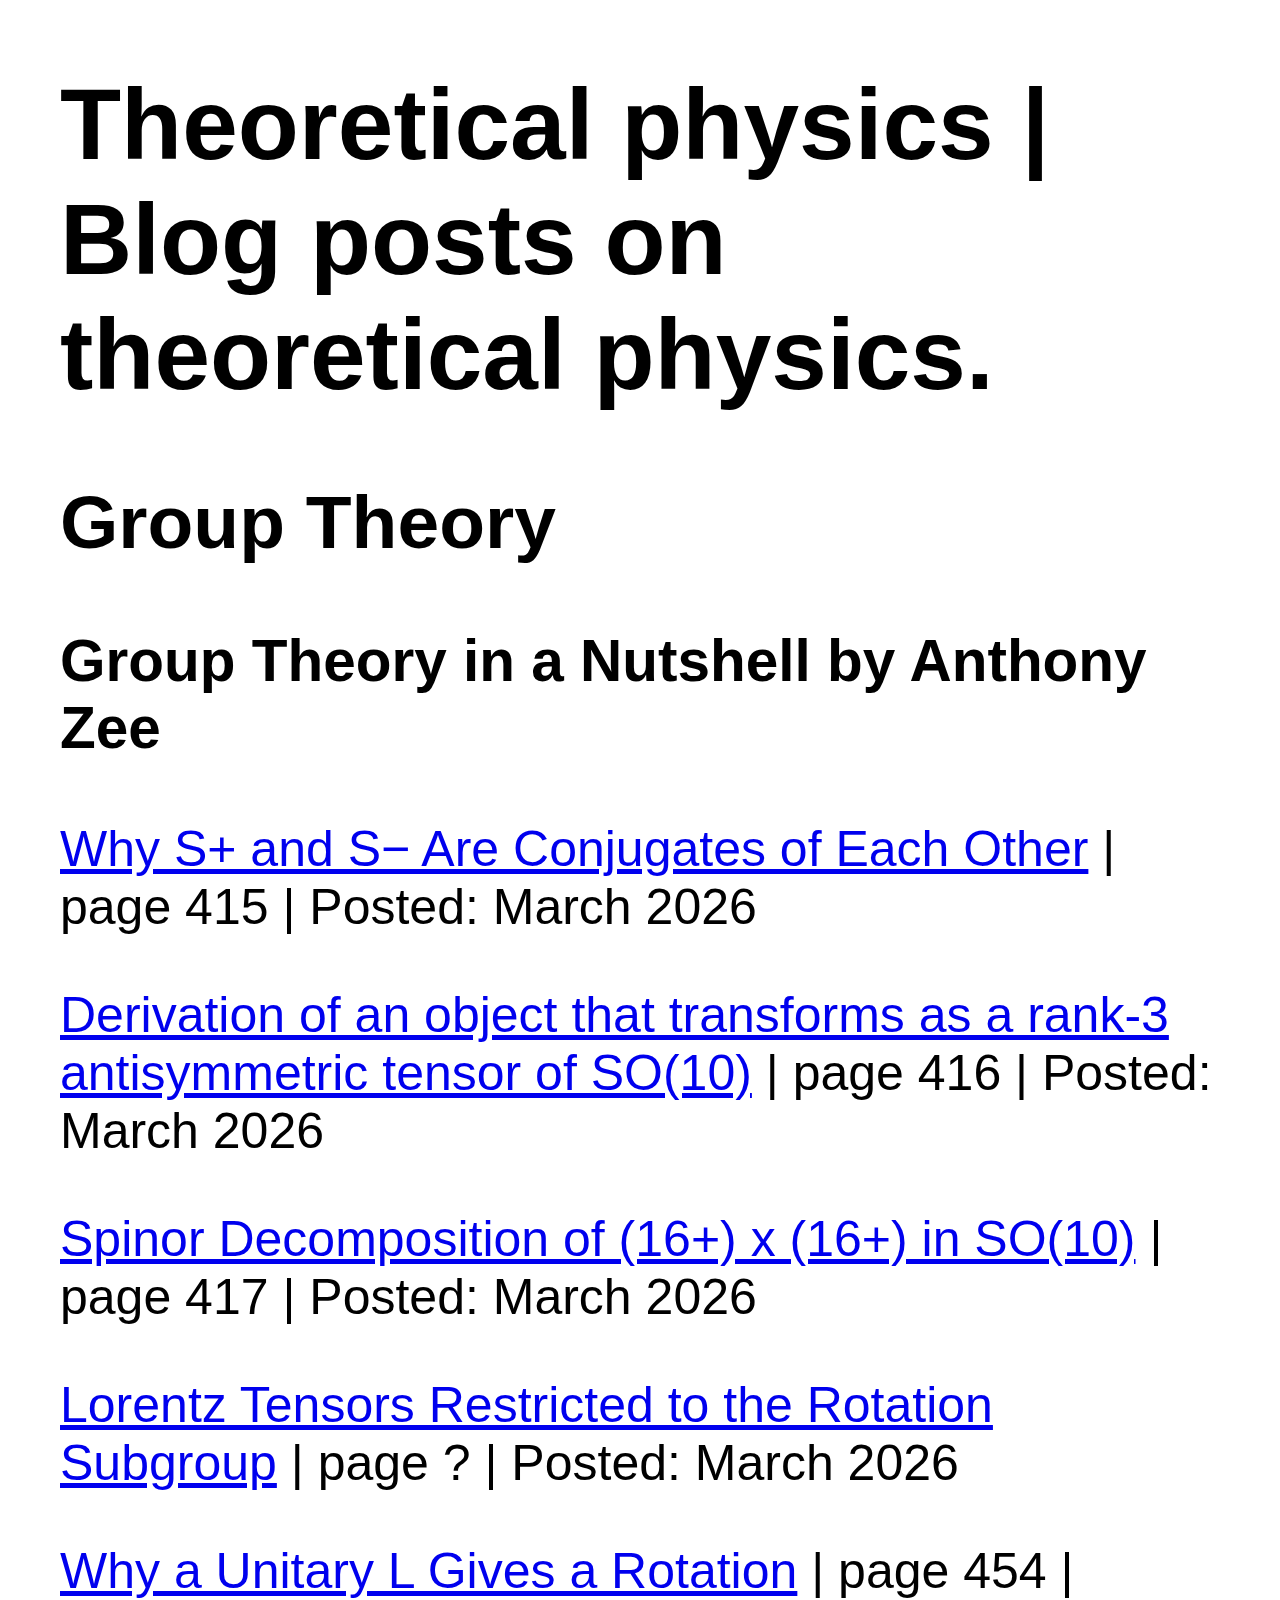
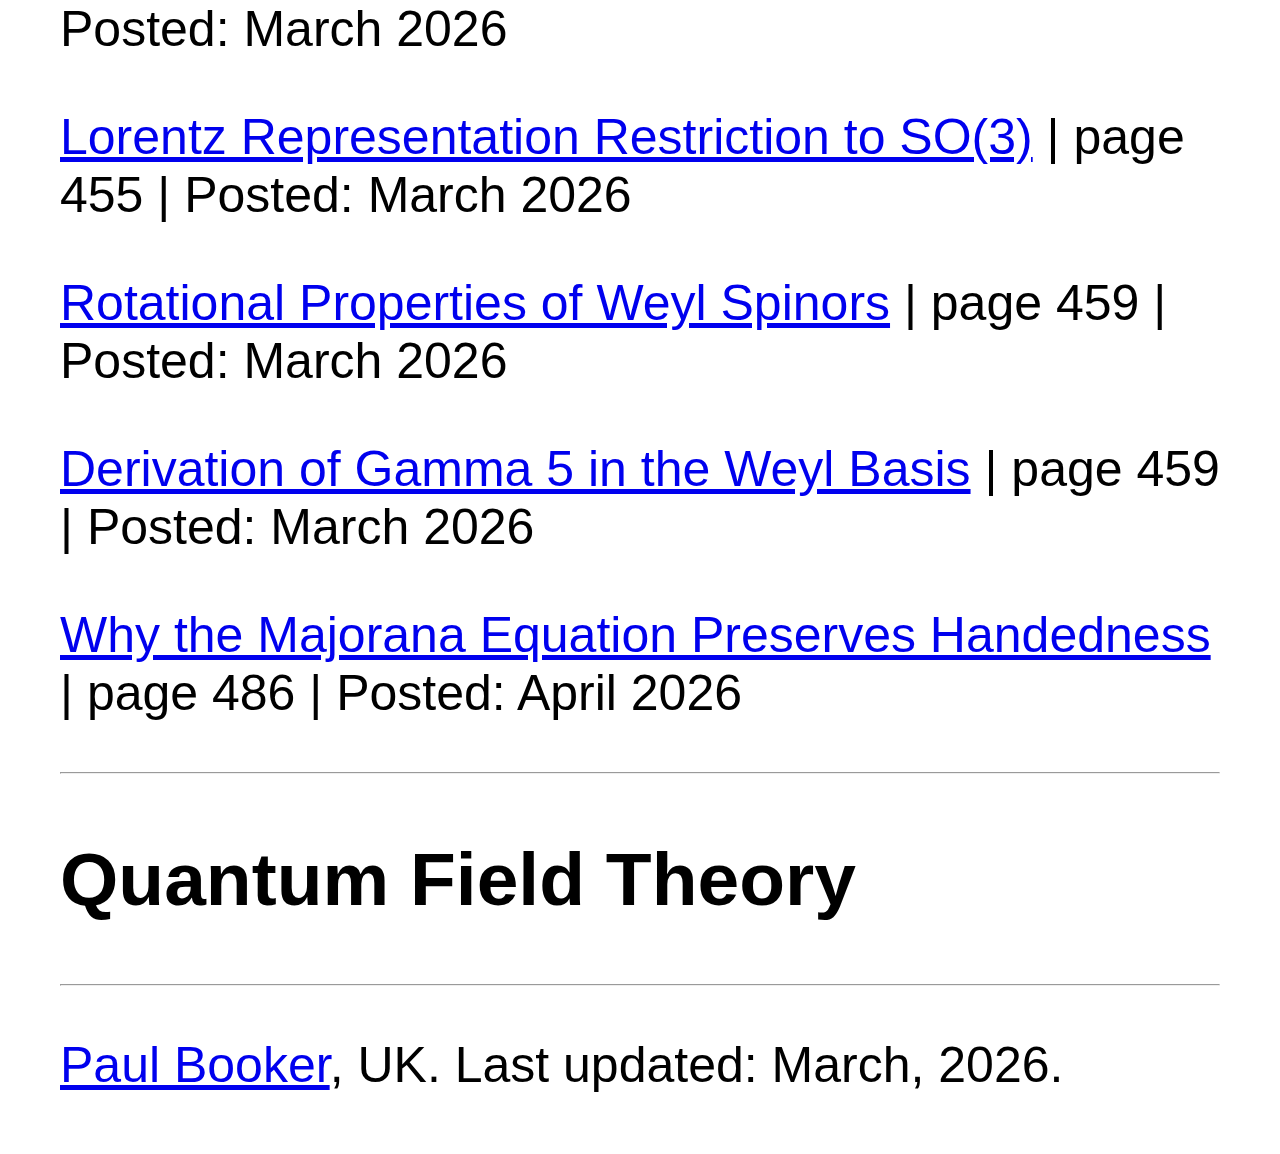
<file: theoretical-physics/blog/index.html>
<!DOCTYPE HTML>
<html lang="en" dir="ltr">
	<head>
		<title>Theoretical physics | Blog posts on theoretical physics.</title>
		<meta charset="utf-8" />
		<meta name="viewport" content="width=device-width, initial-scale=1" />
		<link rel="canonical" href="https://www.paulbooker.co.uk/theoretical-physics/blog" />
<link rel="preconnect" href="https://fonts.googleapis.com">
<link rel="preconnect" href="https://fonts.gstatic.com" crossorigin>
<link href="https://fonts.googleapis.com/css2?family=Mozilla+Headline:wdth,wght@97.8,200..700&family=Quicksand:wght@300..700&family=Saira:ital,wght@0,100..900;1,100..900&family=Story+Script&display=swap" rel="stylesheet">
		<link rel="stylesheet" href="/main.css">
	</head>
	<body>	
		<div>
			
			<h1>Theoretical physics | Blog posts on theoretical physics.</h1>
			
			<h2>Group Theory</h2>
								
			<h3>Group Theory in a Nutshell by Anthony Zee</h3>

			<div id="Group-Theory-in-a-Nutshell-by-Anthony-Zee">
				<p><a href="/theoretical-physics/blog/Why-S⁺-and-S⁻-Are-Conjugates-of-Each-Other.html" target="_blank">Why S+ and S− Are Conjugates of Each Other</a> | page 415 | Posted: March 2026</p>

				<p><a href="/theoretical-physics/blog/Derivation-of-an-object-that-transforms-as-a-rank-3-antisymmetric-tensor-of-SO(10).html" target="_blank">Derivation of an object that transforms as a rank-3 antisymmetric tensor of SO(10)</a> | page 416 | Posted: March 2026</p>

				<p><a href="/theoretical-physics/blog/Spinor-Decomposition-of-16+-x-16+-in-SO(10).html" target="_blank">Spinor Decomposition of (16+) x (16+) in SO(10)</a> | page 417 | Posted: March 2026</p>

				<p><a href="/theoretical-physics/blog/Lorentz-Tensors-Restricted-to-the-Rotation-Subgroup.html" target="_blank">Lorentz Tensors Restricted to the Rotation Subgroup</a> | page ? | Posted: March 2026</p>

				<p><a href="/theoretical-physics/blog/Why-a-Unitary-L-Gives-a-Rotation.html" target="_blank">Why a Unitary L Gives a Rotation</a> | page 454 | Posted: March 2026</p>

				<p><a href="/theoretical-physics/blog/Lorentz-Representation-Restriction-to-SO(3).html" target="_blank">Lorentz Representation Restriction to SO(3)</a> | page 455 | Posted: March 2026</p>

				<p><a href="/theoretical-physics/blog/Rotational-Properties-of-Weyl-Spinors.html" target="_blank">Rotational Properties of Weyl Spinors</a> | page 459 | Posted: March 2026</p>

				<p><a href="/theoretical-physics/blog/Derivation-of-Gamma5-in-the-Weyl-Basis.html" target="_blank">Derivation of Gamma 5 in the Weyl Basis</a> | page 459 | Posted: March 2026</p>

				<p><a href="/theoretical-physics/blog/Why-the-Majorana-Equation-Preserves-Handedness.html" target="_blank">Why the Majorana Equation Preserves Handedness</a> | page 486 | Posted: April 2026</p>


			</div>
								
			<hr>

			<h2>Quantum Field Theory</h2>

			<hr>
			
			<p><a href='/'>Paul Booker</a>, UK. Last updated: March, 2026.</p>
		</div>				 			 
	</body>
</html>
</file>
<file: main.css>
body {
 	font-family: 'Gotu', sans-serif; font-size: 50px; margin:60px;
}
.work {
	border-radius: 20px;
	border-style: dashed;	
}
@media (prefers-color-scheme: dark) {
  /* Dark theme styles go here */
	body {
     		color: #eee;
               	background: #121212;
       	}  
        a {
        	color: #809fff;
        }
	.blockquote-1, .work {
		color: #03DAC6
	}
}

@media (prefers-color-scheme: light) {
  /* Light theme styles go here */
}
</file>
